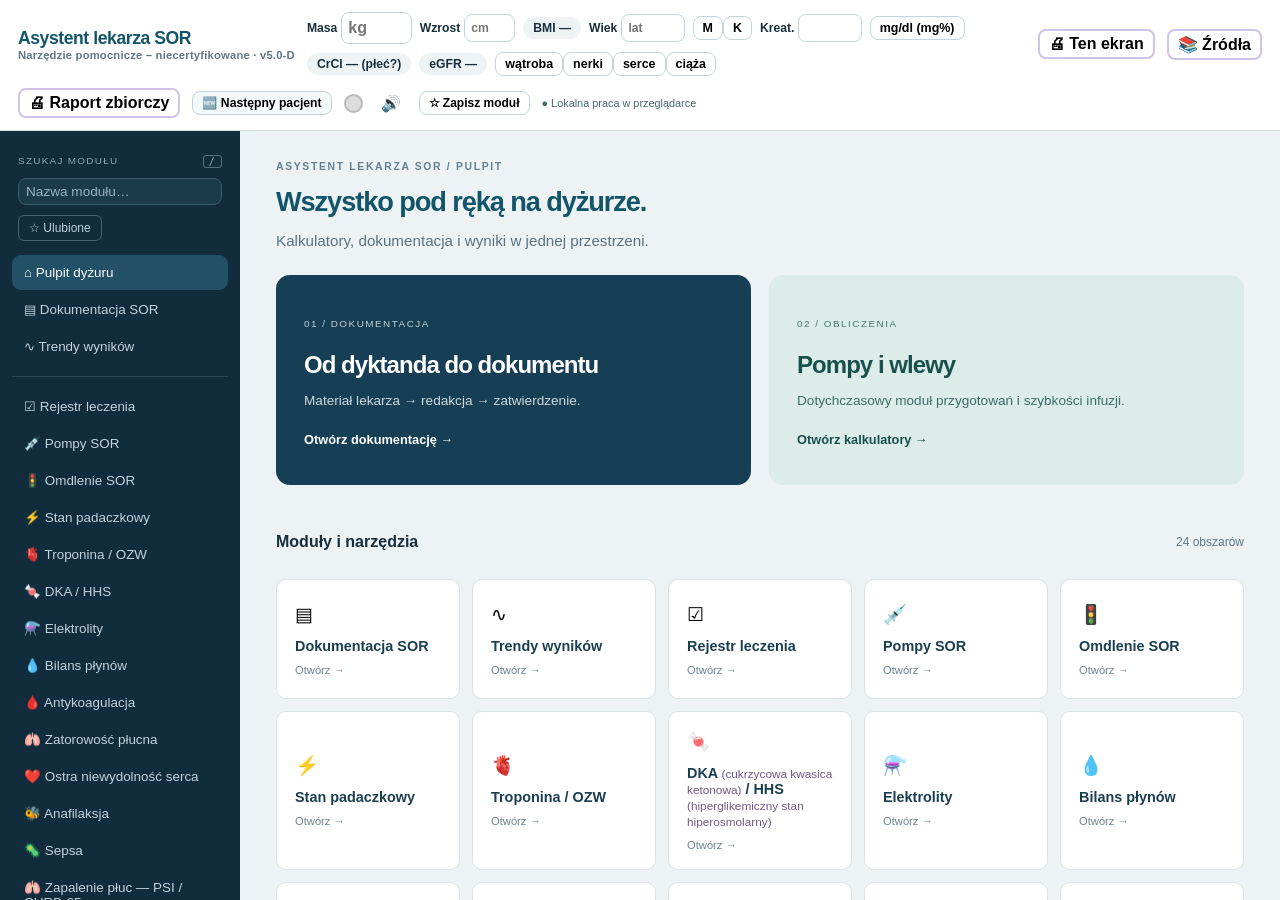
<file: index.html>
<!doctype html><html lang="pl"><head><meta charset="utf-8"><title>Asystent lekarza SOR — narzędzie pomocnicze, niecertyfikowane</title><meta property="og:title" content="Asystent lekarza SOR"><meta property="og:description" content="Narzędzie pomocnicze – niecertyfikowane: kalkulatory, dokumentacja, pompy, bilans płynów i raport do wydruku."><meta property="og:image:width" content="1200"><meta property="og:image:height" content="630"><meta property="og:type" content="website"><meta name="description" content="Kalkulatory dla lekarzy SOR: dawki, pompy, algorytmy, neurologia/udar.">
<meta http-equiv="Content-Security-Policy" content="default-src 'self' 'unsafe-inline' app: file: data:">
<link rel="icon" href="icon.png"><link rel="manifest" href="manifest.webmanifest"><meta name="theme-color" content="#7b3fe4"><meta name="viewport" content="width=device-width,initial-scale=1"><link rel="stylesheet" href="shell.css"></head><body>
<header id="top"><div class="brand">Asystent lekarza SOR <small>Narzędzie pomocnicze – niecertyfikowane · <span id="ver">v5.0-D</span></small></div>
<div id="pbar">
 <label>Masa <input id="pw" inputmode="decimal" placeholder="kg"></label>
 <label>Wzrost <input id="ph" inputmode="decimal" placeholder="cm"></label><span id="pbmi" class="pill" title="BMI = masa [kg] / wzrost² [m²]">BMI —</span>
 <label>Wiek <input id="pa" inputmode="numeric" placeholder="lat"></label>
 <span class="seg" id="psex"><button data-s="m">M</button><button data-s="f">K</button></span>
 <label>Kreat. <input id="pc" inputmode="decimal"></label><button id="pcu" class="tg" title="Jednostki laboratoryjne we wszystkich modułach – kliknij, aby przełączyć">mg/dl</button>
 <span id="pcr" class="pill">CrCl —</span><span id="pgf" class="pill">eGFR —</span>
 <span class="tgs"><button class="tg" data-c="liver">wątroba</button><button class="tg" data-c="renal">nerki</button><button class="tg" data-c="heart">serce</button><button class="tg" data-c="preg">ciąża</button></span>
</div>
<button id="printMod" class="tg" title="Wydrukuj bieżący ekran / moduł (okno druku przeglądarki)">🖨 Ten ekran</button><button id="srcMod" class="tg" title="Źródła danych i otwarte walidacje bieżącego modułu">📚 Źródła</button><button id="printAll" class="tg" title="Raport zbiorczy: dokumentacja, wykonane, pompy, bilans płynów i wszystkie użyte moduły">🖨 Raport zbiorczy</button>
<button id="nextPt" class="tg np" title="Wyczyść dane pacjenta i wszystkie moduły">🆕 Następny pacjent</button><div id="lamp" title="Alarm"></div><button id="mute" title="Wycisz">🔊</button></header>
<div id="wrap"><aside id="sidebar"><div class="nav-tools"><label for="moduleSearch">SZUKAJ MODUŁU <kbd>/</kbd></label><input id="moduleSearch" type="search" placeholder="Nazwa modułu…" autocomplete="off"><button id="favoritesOnly" aria-pressed="false">☆ Ulubione</button><p id="navEmpty" hidden>Brak pasujących modułów.</p></div><nav id="side" aria-label="Moduły aplikacji"></nav><div class="nav-foot">Asystent lekarza SOR<br>Niecertyfikowane · wersja 5.0</div></aside><main id="main"></main></div>
<audio id="siren" src="siren.wav" preload="auto"></audio>
<script src="calc/core.js"></script><script src="gcs.js"></script><script src="calc/units.js"></script><script src="calc/dka.js"></script><script src="calc/dkaB1.js"></script><script src="calc/elyteB1.js"></script><script src="calc/acoagB1.js"></script><script src="calc/pressB1.js"></script><script src="calc/transfB1.js"></script><script src="calc/elyte.js"></script><script src="calc/acoag.js"></script><script src="calc/pe.js"></script><script src="calc/ahf.js"></script><script src="calc/batch3.js"></script><script src="calc/transf.js"></script><script src="calc/neuro.js"></script><script src="calc/clinical.js"></script><script src="data/antybiotyki_renal.js"></script><script src="calc/abxB2.js"></script><script src="calc/mushB2.js"></script><script src="calc/dementiaB2.js"></script><script src="calc/etapC.js"></script>
<link rel="stylesheet" href="advanced.css">
<script src="mods.js"></script><script src="mods2.js"></script><script src="mods3.js"></script><script src="mods4.js"></script><script src="mods5.js"></script><script src="b1-ui.js"></script><script src="b2-ui.js"></script><script src="c-ui.js"></script><script src="gloss.js"></script><script src="treatment-engine.js"></script><script src="treatment-ui.js"></script><script src="clinical-ui.js"></script><script src="workbench.js"></script><script src="done.js"></script><script src="fluid.js"></script><script src="report.js"></script><script src="icd.js"></script><script src="icd-ui.js"></script><script src="shell.js"></script><script src="advanced.js"></script><script src="about.js"></script><script src="upd.js"></script><script>
document.addEventListener('pointerdown',function u(){var a=document.getElementById('siren');try{a.muted=true;var p=a.play();(p&&p.then?p:Promise.resolve()).then(function(){a.pause();a.currentTime=0;a.muted=false}).catch(function(){a.muted=false})}catch(e){}document.removeEventListener('pointerdown',u)},{once:true});</script></body></html>
</file>
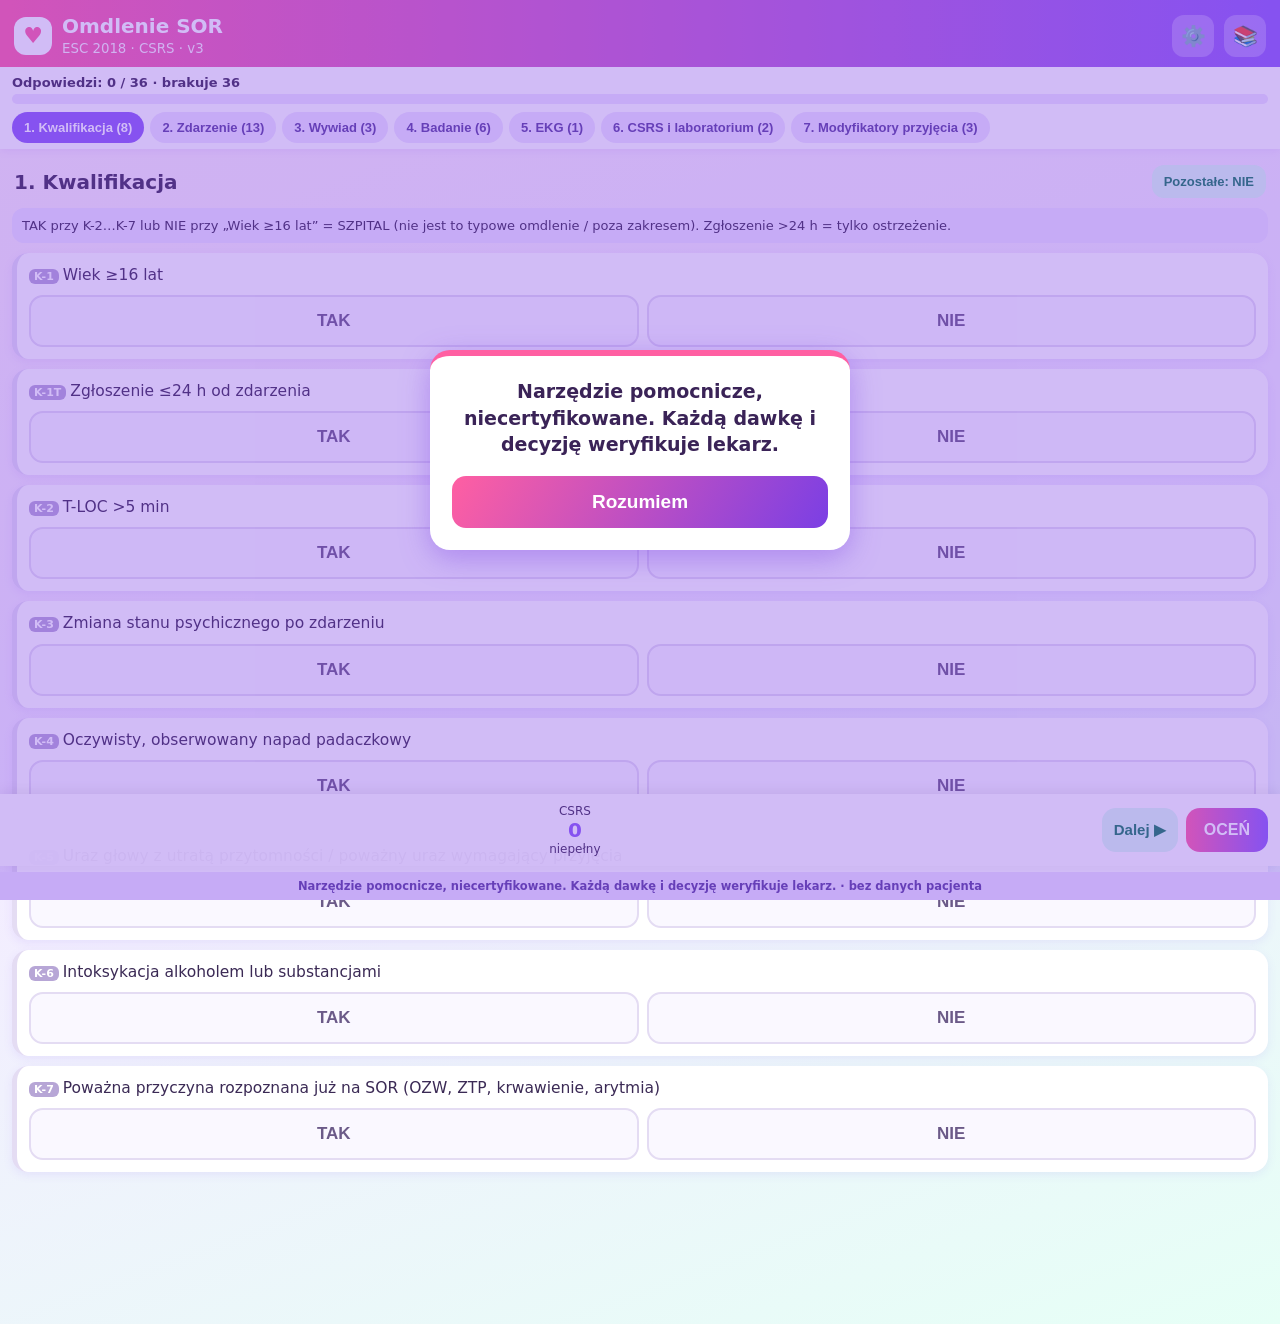
<file: mod/omdlenie/index.html>
<!DOCTYPE html><html lang="pl"><head><meta charset="utf-8">
<meta name="viewport" content="width=device-width,initial-scale=1,viewport-fit=cover">
<title>Omdlenie SOR</title><link rel="stylesheet" href="style.css"></head>
<body><div id="startDisc" role="dialog" aria-modal="true" style="display:none;position:fixed;inset:0;z-index:1000;background:rgba(123,63,228,.35);align-items:center;justify-content:center;padding:20px"><div style="background:#fff;border-radius:20px;padding:22px;max-width:420px;box-shadow:0 8px 30px rgba(123,63,228,.4);border-top:6px solid #ff5fa2;text-align:center;color:#3a2357"><div style="font-size:19px;font-weight:800;line-height:1.4;margin-bottom:18px">Narzędzie pomocnicze, niecertyfikowane. Każdą dawkę i decyzję weryfikuje lekarz.</div><button id="startDiscOk" style="width:100%;padding:15px;font-size:19px;font-weight:800;border:0;border-radius:14px;color:#fff;background:linear-gradient(120deg,#ff5fa2,#7b3fe4)">Rozumiem</button></div></div><script>(function(){var K='discAccepted_v1:'+document.title,d=document.getElementById('startDisc');var ok=false;try{ok=localStorage.getItem(K)==='1'}catch(e){}if(!ok&&window.parent===window)d.style.display='flex';document.getElementById('startDiscOk').onclick=function(){try{localStorage.setItem(K,'1')}catch(e){}d.style.display='none';};})();</script>
<header><div class="logo">♥</div><div class="ht"><h1>Omdlenie SOR</h1><small>ESC 2018 · CSRS · v3</small></div>
<button id="btnSet" class="icon" aria-label="Ustawienia">⚙️</button><button id="btnSrc" class="icon" aria-label="Źródła">📚</button></header>
<div id="prog"><div id="progTxt"></div><div class="track"><div id="progFill"></div></div><nav id="steps"></nav></div>
<main id="form"></main>
<main id="result" hidden></main>
<main id="settings" hidden></main>
<main id="sources" hidden></main>
<div id="bar"><button id="btnPrev" class="ghost">◀</button><div id="live">CSRS <b id="sc">0</b><span id="cat"></span></div>
<button id="btnNext" class="ghost">Dalej ▶</button><button id="btnEval" class="primary">OCEŃ</button></div>
<footer>Narzędzie pomocnicze, niecertyfikowane. Każdą dawkę i decyzję weryfikuje lekarz. · bez danych pacjenta</footer>
<script src="rules.js"></script><script src="engine.js"></script><script src="app.js"></script>
</body></html>
</file>
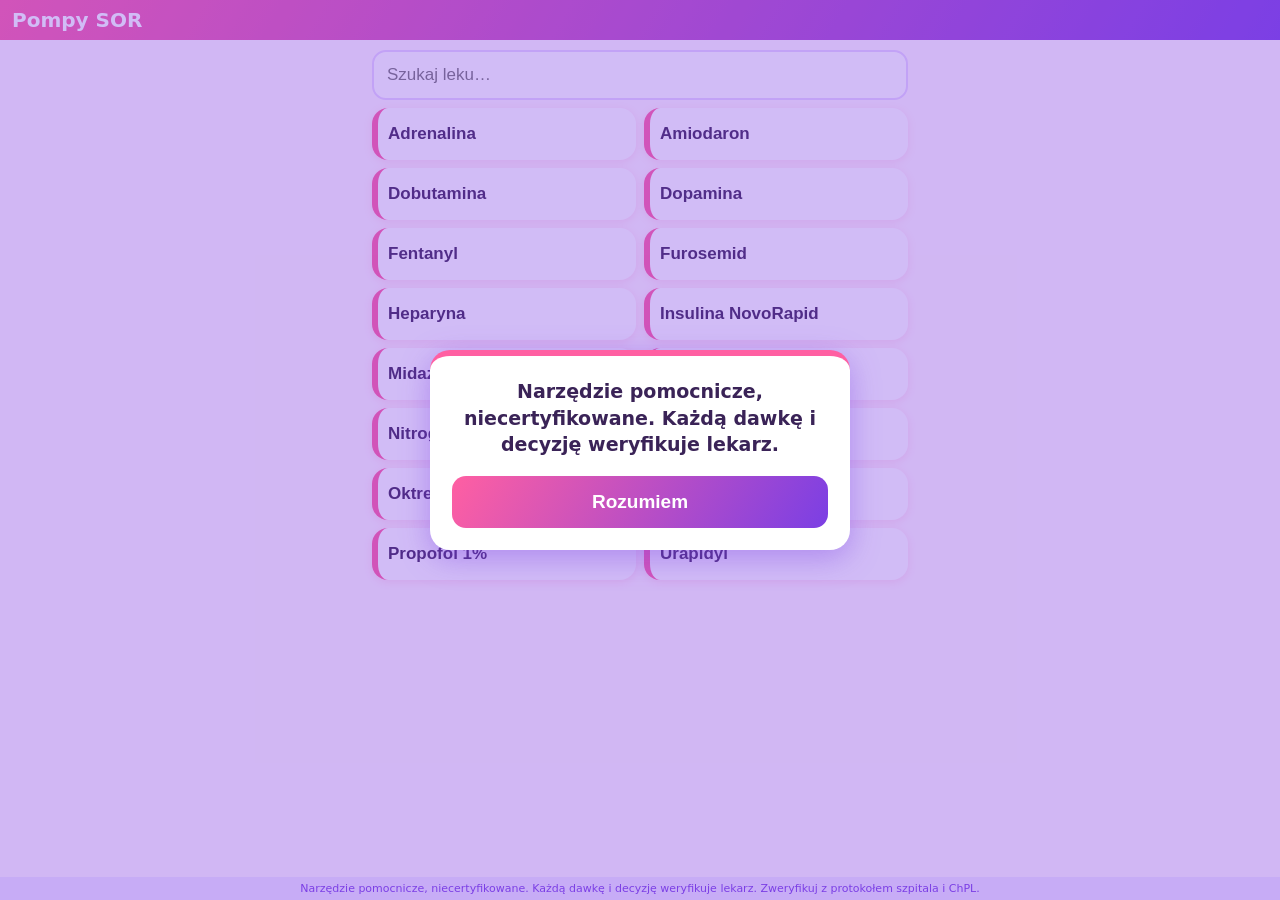
<file: mod/pompy/index.html>
<!doctype html><html lang="pl"><head><meta charset="utf-8"><meta name="viewport" content="width=device-width,initial-scale=1,viewport-fit=cover"><title>Pompy SOR</title><link rel="stylesheet" href="style.css"></head>
<body><div id="startDisc" role="dialog" aria-modal="true" style="display:none;position:fixed;inset:0;z-index:1000;background:rgba(123,63,228,.35);align-items:center;justify-content:center;padding:20px"><div style="background:#fff;border-radius:20px;padding:22px;max-width:420px;box-shadow:0 8px 30px rgba(123,63,228,.4);border-top:6px solid #ff5fa2;text-align:center;color:#3a2357"><div style="font-size:19px;font-weight:800;line-height:1.4;margin-bottom:18px">Narzędzie pomocnicze, niecertyfikowane. Każdą dawkę i decyzję weryfikuje lekarz.</div><button id="startDiscOk" style="width:100%;padding:15px;font-size:19px;font-weight:800;border:0;border-radius:14px;color:#fff;background:linear-gradient(120deg,#ff5fa2,#7b3fe4)">Rozumiem</button></div></div><script>(function(){var K='discAccepted_v1:'+document.title,d=document.getElementById('startDisc');var ok=false;try{ok=localStorage.getItem(K)==='1'}catch(e){}if(!ok&&window.parent===window)d.style.display='flex';document.getElementById('startDiscOk').onclick=function(){try{localStorage.setItem(K,'1')}catch(e){}d.style.display='none';};})();</script><header><button id="back" hidden>‹</button><h1 id="title">Pompy SOR</h1></header><main id="main"></main>
<div class="disc">Narzędzie pomocnicze, niecertyfikowane. Każdą dawkę i decyzję weryfikuje lekarz. Zweryfikuj z protokołem szpitala i ChPL.</div>
<script src="drugs.js"></script><script src="engine.js"></script><script src="app.js"></script></body></html>
</file>
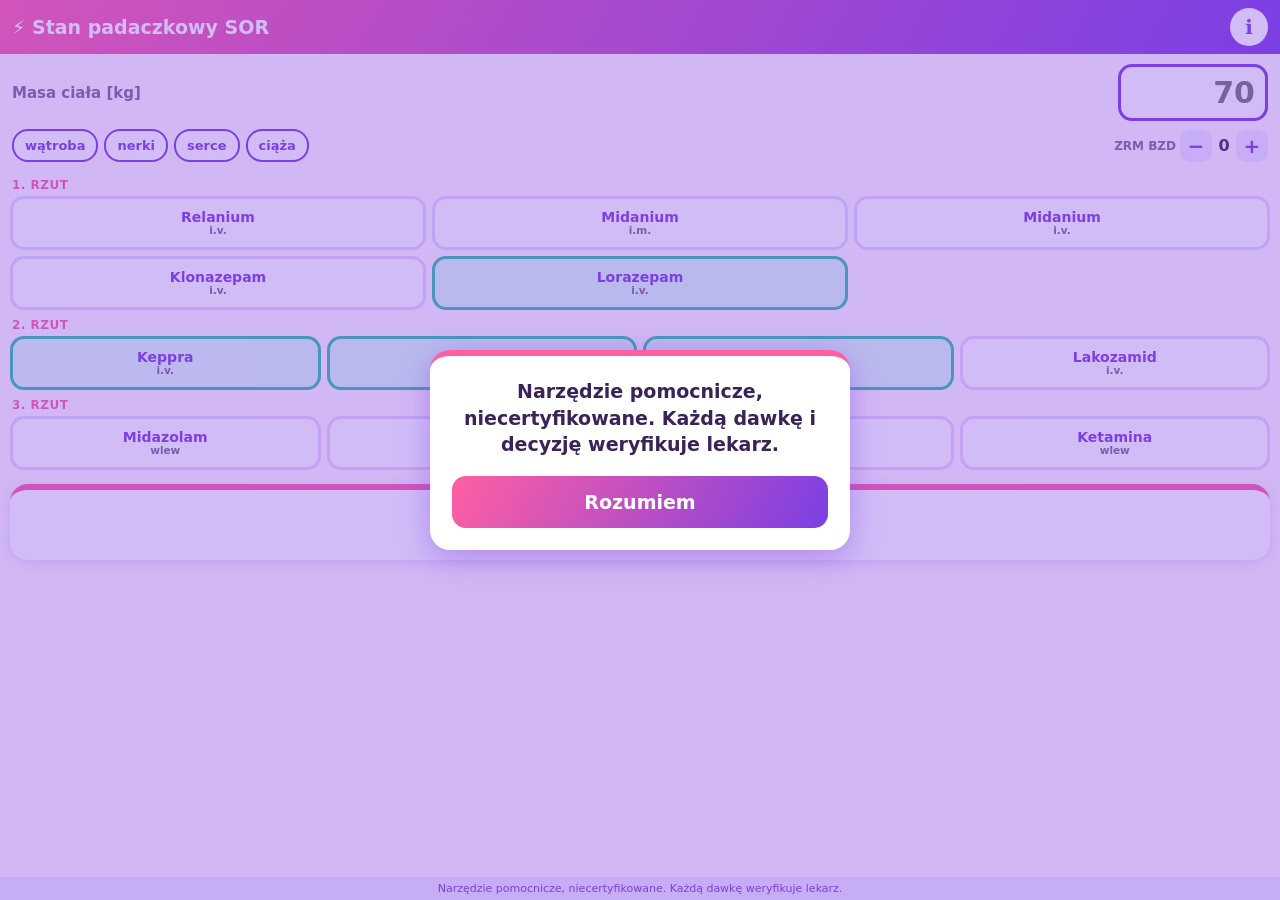
<file: mod/se/index.html>
<!doctype html><html lang="pl"><head><meta charset="utf-8"><meta name="viewport" content="width=device-width,initial-scale=1,viewport-fit=cover"><title>Stan padaczkowy SOR</title><link rel="stylesheet" href="style.css"></head>
<body><div id="startDisc" role="dialog" aria-modal="true" style="display:none;position:fixed;inset:0;z-index:1000;background:rgba(123,63,228,.35);align-items:center;justify-content:center;padding:20px"><div style="background:#fff;border-radius:20px;padding:22px;max-width:420px;box-shadow:0 8px 30px rgba(123,63,228,.4);border-top:6px solid #ff5fa2;text-align:center;color:#3a2357"><div style="font-size:19px;font-weight:800;line-height:1.4;margin-bottom:18px">Narzędzie pomocnicze, niecertyfikowane. Każdą dawkę i decyzję weryfikuje lekarz.</div><button id="startDiscOk" style="width:100%;padding:15px;font-size:19px;font-weight:800;border:0;border-radius:14px;color:#fff;background:linear-gradient(120deg,#ff5fa2,#7b3fe4)">Rozumiem</button></div></div><script>(function(){var K='discAccepted_v1:'+document.title,d=document.getElementById('startDisc');var ok=false;try{ok=localStorage.getItem(K)==='1'}catch(e){}if(!ok&&window.parent===window)d.style.display='flex';document.getElementById('startDiscOk').onclick=function(){try{localStorage.setItem(K,'1')}catch(e){}d.style.display='none';};})();</script>
<header><h1>⚡ Stan padaczkowy SOR</h1><button id="info" class="ib">ℹ</button></header>
<div class="wrow"><label for="w">Masa ciała [kg]</label><input id="w" inputmode="decimal" placeholder="70"></div>
<div class="crow"><button class="tg" data-c="liver">wątroba</button><button class="tg" data-c="renal">nerki</button><button class="tg" data-c="cardiac">serce</button><button class="tg" data-c="preg">ciąża</button><span class="zr">ZRM BZD <button id="zm">−</button><b id="zn">0</b><button id="zp">+</button></span></div>
<div class="crow" id="crr" hidden><label>CLkr [ml/min]</label><input id="crcl" inputmode="decimal" class="sml"></div>
<div id="grid"></div>
<div id="res"></div>
<div id="infoBox" hidden></div>
<div class="disc">Narzędzie pomocnicze, niecertyfikowane. Każdą dawkę weryfikuje lekarz.</div>
<script src="engine.js"></script><script src="app.js"></script></body></html>
</file>
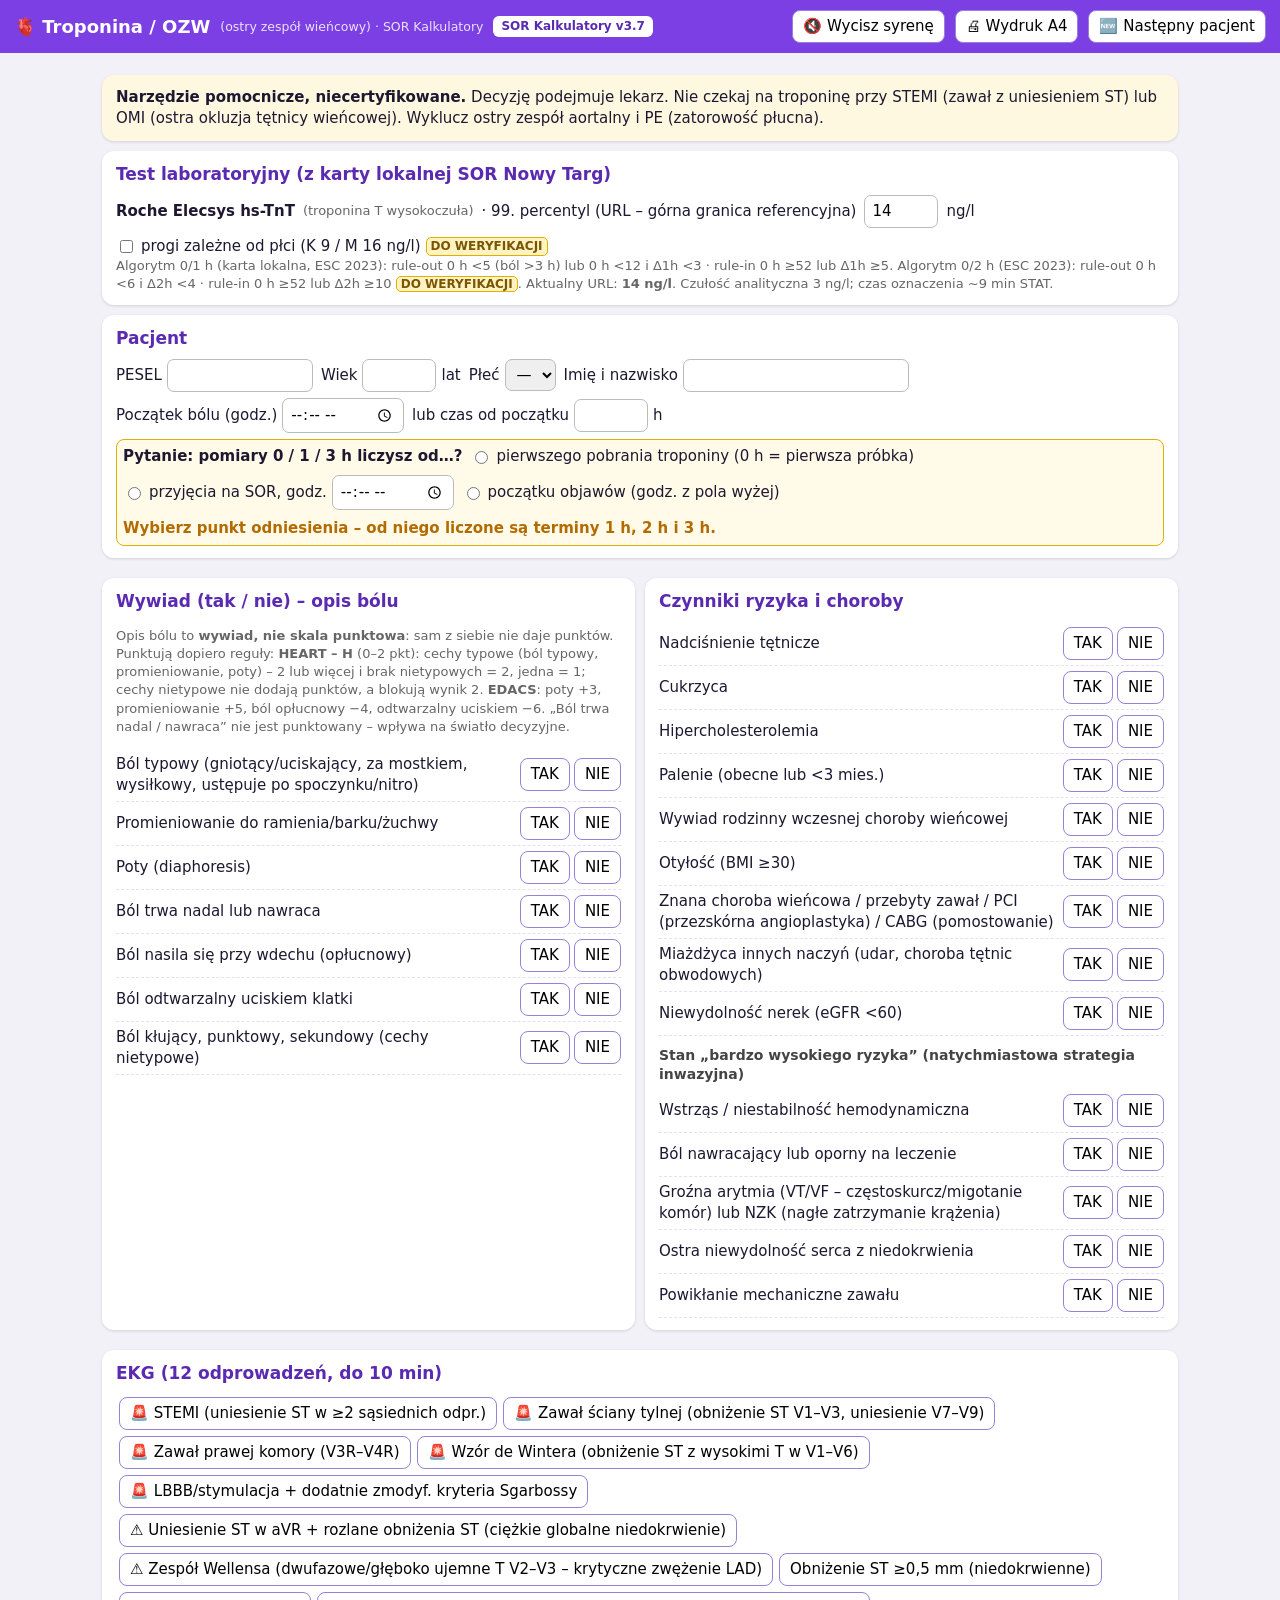
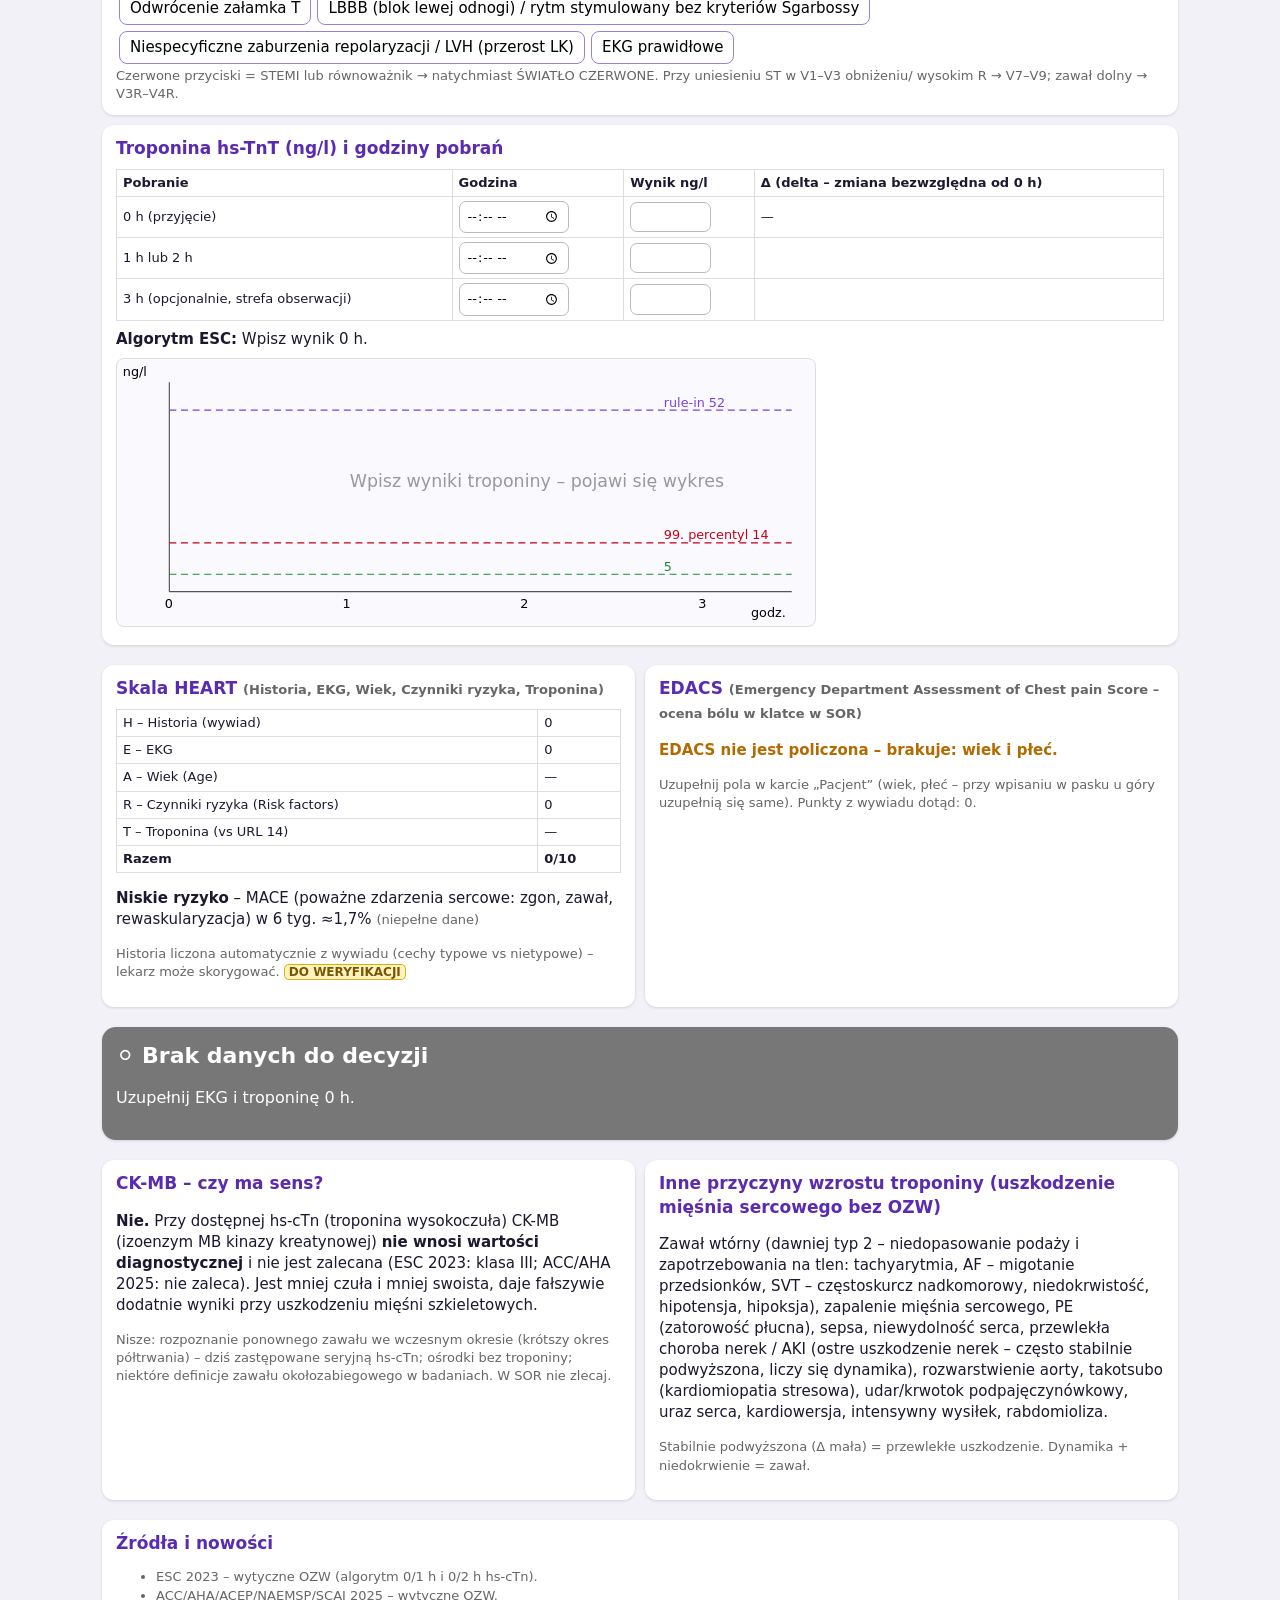
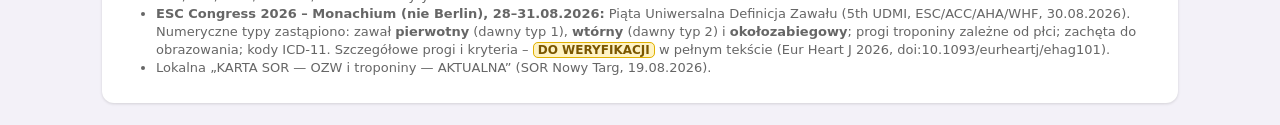
<file: mod/troponina/index.html>
<!doctype html><html lang="pl"><head><meta charset="utf-8"><meta name="viewport" content="width=device-width,initial-scale=1">
<title>Troponina / OZW – podgląd · SOR Kalkulatory</title>
<meta property="og:title" content="Troponina / OZW – moduł podglądowy (SOR Kalkulatory)"><meta property="og:description" content="hs-TnT Roche Elecsys, algorytm ESC 0/1 h i 0/2 h, HEART, EDACS, EKG, światła decyzyjne. Wersja do sprawdzenia.">
<meta property="og:image" content="https://j736107-beep.github.io/sor-kalkulatory/og.png"><meta property="og:type" content="website">
<link rel="icon" href="../../icon.png">
<style>
*{box-sizing:border-box}body{margin:0;font:15px/1.4 system-ui,Segoe UI,Roboto,sans-serif;background:#f3f1f8;color:#1d1830}
header{background:#7b3fe4;color:#fff;padding:10px 14px;display:flex;flex-wrap:wrap;gap:10px;align-items:center;position:sticky;top:0;z-index:5}
header b{font-size:18px}header small{opacity:.85}.prev{background:#ffd23f;color:#000;padding:2px 8px;border-radius:6px;font-weight:700;font-size:12px}
main{max-width:1100px;margin:0 auto;padding:12px}
.card{background:#fff;border-radius:12px;padding:12px 14px;margin:10px 0;box-shadow:0 1px 3px #0002}
h2{margin:0 0 8px;font-size:17px;color:#5a2bb0}h3{margin:10px 0 4px;font-size:14px;color:#444}
.row{display:flex;flex-wrap:wrap;gap:8px;align-items:center}
label{display:inline-flex;gap:5px;align-items:center}input,select{font:inherit;padding:5px 7px;border:1px solid #bbb;border-radius:7px}
.yn{display:flex;justify-content:space-between;align-items:center;gap:8px;padding:5px 0;border-bottom:1px dashed #e4e0ee}
.yn span{flex:1}.yn .b{display:flex;gap:4px}
button{font:inherit;cursor:pointer;border:1px solid #9b80d8;background:#fff;border-radius:8px;padding:5px 10px}
button.on{background:#7b3fe4;color:#fff;border-color:#7b3fe4}button.no.on{background:#666;border-color:#666}
.ecg button{margin:3px}.ecg button.on.st{background:#c4001a;border-color:#c4001a}
.mut{color:#666;font-size:13px}.wer{background:#fff3c4;border:1px solid #e0b000;border-radius:5px;padding:0 4px;font-size:12px;font-weight:700;color:#7a5600}
#light{border-radius:14px;padding:14px;color:#fff;font-size:16px}#light h2{color:#fff;font-size:22px}
.L-red{background:#c4001a}.L-yel{background:#e9a800;color:#000!important}.L-yel h2{color:#000!important}.L-grn{background:#1d8a3a}.L-gry{background:#777}
#flash{position:fixed;inset:0;pointer-events:none;z-index:50;display:none;box-shadow:inset 0 0 0 14px #ff0022}
#flash.on{display:block;animation:fl .5s steps(1) infinite}@keyframes fl{50%{box-shadow:inset 0 0 0 14px transparent}}
table{border-collapse:collapse;width:100%}td,th{border:1px solid #ddd;padding:4px 6px;font-size:13px;text-align:left}
.grid2{display:grid;grid-template-columns:1fr 1fr;gap:10px}@media(max-width:800px){.grid2{grid-template-columns:1fr}}
#pr{display:none}
@media print{body{background:#fff}header,main,#flash{display:none!important}#pr{display:block;font:11.5px/1.35 Arial,sans-serif;color:#000}
#pr h1{font-size:16px;margin:0 0 4px}#pr .box{border:1.5px solid #000;padding:6px;margin:6px 0}#pr td{font-size:11px}@page{size:A4;margin:13mm}}
</style></head><body>
<div id="flash"></div>
<header><b>🫀 Troponina / OZW</b><small>(ostry zespół wieńcowy) · SOR Kalkulatory</small><span class="prev" style="background:#fff;color:#5a2bb0">SOR Kalkulatory v3.7</span>
<span style="flex:1"></span><button id="mute" style="background:#fff" class="sa">🔇 Wycisz syrenę</button><button id="print" style="background:#fff">🖨 Wydruk A4</button><button id="next" style="background:#fff">🆕 Następny pacjent</button></header>
<main>
<div class="card" style="background:#fff8e1"><b>Narzędzie pomocnicze, niecertyfikowane.</b> Decyzję podejmuje lekarz. Nie czekaj na troponinę przy STEMI (zawał z uniesieniem ST) lub OMI (ostra okluzja tętnicy wieńcowej). Wyklucz ostry zespół aortalny i PE (zatorowość płucna).</div>

<div class="card"><h2>Test laboratoryjny (z karty lokalnej SOR Nowy Targ)</h2>
<div class="row"><b>Roche Elecsys hs-TnT</b><span class="mut">(troponina T wysokoczuła)</span> · 99. percentyl (URL – górna granica referencyjna) <input id="url" value="14" size="3"> ng/l
 <label><input type="checkbox" id="sexurl"> progi zależne od płci (K 9 / M 16 ng/l) <span class="wer">DO WERYFIKACJI</span></label></div>
<div class="mut" id="cutinfo"></div></div>

<div class="card"><h2>Pacjent</h2><div class="row">
<label>PESEL <input id="pesel" inputmode="numeric" maxlength="11" size="12"></label>
<label>Wiek <input id="age" inputmode="numeric" size="3"> lat</label>
<label>Płeć <select id="sex"><option value="">—</option><option value="m">M</option><option value="f">K</option></select></label>
<label>Imię i nazwisko <input id="pname" size="22"></label><span id="pinfo" class="mut"></span></div>
<div class="row" style="margin-top:6px"><label>Początek bólu (godz.) <input id="onset" type="time"></label><label>lub czas od początku <input id="onseth" size="3" inputmode="decimal"> h</label><span id="oninfo" class="mut"></span></div>
<div class="row" id="trefrow" style="margin-top:6px;padding:6px;border:1px solid #e0b000;border-radius:8px;background:#fffbe8"><b>Pytanie: pomiary 0 / 1 / 3 h liczysz od…?</b>
<label><input type="radio" name="tref" value="sample"> pierwszego pobrania troponiny (0 h = pierwsza próbka)</label>
<label><input type="radio" name="tref" value="adm"> przyjęcia na SOR, godz. <input id="tadm" type="time"></label>
<label><input type="radio" name="tref" value="onset"> początku objawów (godz. z pola wyżej)</label>
<div id="trefinfo" style="width:100%"></div></div></div>

<div class="grid2">
<div class="card"><h2>Wywiad (tak / nie) – opis bólu</h2><p class="mut">Opis bólu to <b>wywiad, nie skala punktowa</b>: sam z siebie nie daje punktów. Punktują dopiero reguły: <b>HEART – H</b> (0–2 pkt): cechy typowe (ból typowy, promieniowanie, poty) – 2 lub więcej i brak nietypowych = 2, jedna = 1; cechy nietypowe nie dodają punktów, a blokują wynik 2. <b>EDACS</b>: poty +3, promieniowanie +5, ból opłucnowy −4, odtwarzalny uciskiem −6. „Ból trwa nadal / nawraca” nie jest punktowany – wpływa na światło decyzyjne.</p><div id="hist"></div></div>
<div class="card"><h2>Czynniki ryzyka i choroby</h2><div id="rf"></div>
<h3>Stan „bardzo wysokiego ryzyka” (natychmiastowa strategia inwazyjna)</h3><div id="vhr"></div></div>
</div>

<div class="card ecg"><h2>EKG (12 odprowadzeń, do 10 min)</h2><div id="ecg"></div><div class="mut">Czerwone przyciski = STEMI lub równoważnik → natychmiast ŚWIATŁO CZERWONE. Przy uniesieniu ST w V1–V3 obniżeniu/ wysokim R → V7–V9; zawał dolny → V3R–V4R.</div></div>

<div class="card"><h2>Troponina hs-TnT (ng/l) i godziny pobrań</h2>
<table><tr><th>Pobranie</th><th>Godzina</th><th>Wynik ng/l</th><th>Δ (delta – zmiana bezwzględna od 0 h)</th></tr>
<tr><td>0 h (przyjęcie)</td><td><input id="t0" type="time"></td><td><input id="c0" size="5" inputmode="decimal"></td><td>—</td></tr>
<tr><td>1 h lub 2 h</td><td><input id="t1" type="time"></td><td><input id="c1" size="5" inputmode="decimal"></td><td id="d1"></td></tr>
<tr><td>3 h (opcjonalnie, strefa obserwacji)</td><td><input id="t3" type="time"></td><td><input id="c3" size="5" inputmode="decimal"></td><td id="d3"></td></tr></table>
<div id="alg" style="margin-top:8px"></div>
<svg id="chart" viewBox="0 0 600 230" style="width:100%;max-width:700px;background:#fafafe;border:1px solid #ddd;border-radius:8px;margin-top:8px"></svg></div>

<div class="grid2">
<div class="card"><h2>Skala HEART <span class="mut">(Historia, EKG, Wiek, Czynniki ryzyka, Troponina)</span></h2><div id="heart"></div></div>
<div class="card"><h2>EDACS <span class="mut">(Emergency Department Assessment of Chest pain Score – ocena bólu w klatce w SOR)</span></h2><div id="edacs"></div></div>
</div>

<div class="card L-red" id="hosp" hidden></div>
<div class="card" id="light"></div>

<div class="grid2">
<div class="card"><h2>CK-MB – czy ma sens?</h2><p><b>Nie.</b> Przy dostępnej hs-cTn (troponina wysokoczuła) CK-MB (izoenzym MB kinazy kreatynowej) <b>nie wnosi wartości diagnostycznej</b> i nie jest zalecana (ESC 2023: klasa III; ACC/AHA 2025: nie zaleca). Jest mniej czuła i mniej swoista, daje fałszywie dodatnie wyniki przy uszkodzeniu mięśni szkieletowych.</p>
<p class="mut">Nisze: rozpoznanie ponownego zawału we wczesnym okresie (krótszy okres półtrwania) – dziś zastępowane seryjną hs-cTn; ośrodki bez troponiny; niektóre definicje zawału okołozabiegowego w badaniach. W SOR nie zlecaj.</p></div>
<div class="card"><h2>Inne przyczyny wzrostu troponiny (uszkodzenie mięśnia sercowego bez OZW)</h2>
<p>Zawał wtórny (dawniej typ 2 – niedopasowanie podaży i zapotrzebowania na tlen: tachyarytmia, AF – migotanie przedsionków, SVT – częstoskurcz nadkomorowy, niedokrwistość, hipotensja, hipoksja), zapalenie mięśnia sercowego, PE (zatorowość płucna), sepsa, niewydolność serca, przewlekła choroba nerek / AKI (ostre uszkodzenie nerek – często stabilnie podwyższona, liczy się dynamika), rozwarstwienie aorty, takotsubo (kardiomiopatia stresowa), udar/krwotok podpajęczynówkowy, uraz serca, kardiowersja, intensywny wysiłek, rabdomioliza.</p>
<p class="mut">Stabilnie podwyższona (Δ mała) = przewlekłe uszkodzenie. Dynamika + niedokrwienie = zawał.</p></div></div>

<div class="card"><h2>Źródła i nowości</h2><ul class="mut">
<li>ESC 2023 – wytyczne OZW (algorytm 0/1 h i 0/2 h hs-cTn).</li><li>ACC/AHA/ACEP/NAEMSP/SCAI 2025 – wytyczne OZW.</li>
<li><b>ESC Congress 2026 – Monachium (nie Berlin), 28–31.08.2026:</b> Piąta Uniwersalna Definicja Zawału (5th UDMI, ESC/ACC/AHA/WHF, 30.08.2026). Numeryczne typy zastąpiono: zawał <b>pierwotny</b> (dawny typ 1), <b>wtórny</b> (dawny typ 2) i <b>okołozabiegowy</b>; progi troponiny zależne od płci; zachęta do obrazowania; kody ICD-11. Szczegółowe progi i kryteria – <span class="wer">DO WERYFIKACJI</span> w pełnym tekście (Eur Heart J 2026, doi:10.1093/eurheartj/ehag101).</li>
<li>Lokalna „KARTA SOR — OZW i troponiny — AKTUALNA” (SOR Nowy Targ, 19.08.2026).</li></ul></div>
</main>
<div id="pr"></div>
<script src="../../calc/trop.js"></script>
<script>
const T=SK.trop;
const $=id=>document.getElementById(id);const S={h:{},r:{},v:{},e:{}};
const HIST=[['typ','Ból typowy (gniotący/uciskający, za mostkiem, wysiłkowy, ustępuje po spoczynku/nitro)'],['rad','Promieniowanie do ramienia/barku/żuchwy'],['diaph','Poty (diaphoresis)'],['ongo','Ból trwa nadal lub nawraca'],['insp','Ból nasila się przy wdechu (opłucnowy)'],['palp','Ból odtwarzalny uciskiem klatki'],['atyp','Ból kłujący, punktowy, sekundowy (cechy nietypowe)']];
const RF=[['htn','Nadciśnienie tętnicze'],['dm','Cukrzyca'],['lip','Hipercholesterolemia'],['smk','Palenie (obecne lub &lt;3 mies.)'],['fam','Wywiad rodzinny wczesnej choroby wieńcowej'],['obes','Otyłość (BMI ≥30)'],['cad','Znana choroba wieńcowa / przebyty zawał / PCI (przezskórna angioplastyka) / CABG (pomostowanie)'],['pad','Miażdżyca innych naczyń (udar, choroba tętnic obwodowych)'],['ckd','Niewydolność nerek (eGFR &lt;60)']];
const VHR=[['shock','Wstrząs / niestabilność hemodynamiczna'],['refr','Ból nawracający lub oporny na leczenie'],['arr','Groźna arytmia (VT/VF – częstoskurcz/migotanie komór) lub NZK (nagłe zatrzymanie krążenia)'],['ahf','Ostra niewydolność serca z niedokrwienia'],['mech','Powikłanie mechaniczne zawału']];
const ECG=[['stemi','STEMI (uniesienie ST w ≥2 sąsiednich odpr.)',1],['post','Zawał ściany tylnej (obniżenie ST V1–V3, uniesienie V7–V9)',1],['rv','Zawał prawej komory (V3R–V4R)',1],['dew','Wzór de Wintera (obniżenie ST z wysokimi T w V1–V6)',1],['sgar','LBBB/stymulacja + dodatnie zmodyf. kryteria Sgarbossy',1],
['avr','Uniesienie ST w aVR + rozlane obniżenia ST (ciężkie globalne niedokrwienie)',2],['well','Zespół Wellensa (dwufazowe/głęboko ujemne T V2–V3 – krytyczne zwężenie LAD)',2],
['std','Obniżenie ST ≥0,5 mm (niedokrwienne)',0],['ti','Odwrócenie załamka T',0],['lbbb','LBBB (blok lewej odnogi) / rytm stymulowany bez kryteriów Sgarbossy',0],['nonsp','Niespecyficzne zaburzenia repolaryzacji / LVH (przerost LK)',0],['norm','EKG prawidłowe',0]];
function yn(box,list,st){$(box).innerHTML=list.map(([k,t])=>`<div class="yn"><span>${t}</span><div class="b"><button data-k="${k}" data-v="1">TAK</button><button class="no" data-k="${k}" data-v="0">NIE</button></div></div>`).join('');
 $(box).onclick=e=>{const b=e.target.closest('button');if(!b)return;const k=b.dataset.k,v=+b.dataset.v;st[k]=st[k]===v?undefined:v;draw()}}
yn('hist',HIST,S.h);yn('rf',RF,S.r);yn('vhr',VHR,S.v);
$('ecg').innerHTML=ECG.map(([k,t,c])=>`<button data-k="${k}" class="${c?'st':''}">${c===1?'🚨 ':c===2?'⚠️ ':''}${t}</button>`).join('');
$('ecg').onclick=e=>{const b=e.target.closest('button');if(!b)return;const k=b.dataset.k;S.e[k]=!S.e[k];if(k==='norm'&&S.e.norm)for(const x in S.e)if(x!=='norm')S.e[x]=false;if(k!=='norm'&&S.e[k])S.e.norm=false;draw()};
const num=id=>{const v=$(id).value.replace(',','.').trim();return v===''?null:+v};
const tmin=id=>{const v=$(id).value;if(!v)return null;const[h,m]=v.split(':');return +h*60+ +m};
function pesel(p){if(!/^\d{11}$/.test(p))return null;const w=[1,3,7,9,1,3,7,9,1,3];let s=0;for(let i=0;i<10;i++)s+=w[i]*p[i];if((10-s%10)%10!=+p[10])return{ok:false};
 let y=+p.slice(0,2),m=+p.slice(2,4),d=+p.slice(4,6),c=1900;if(m>80){c=1800;m-=80}else if(m>60){c=2200;m-=60}else if(m>40){c=2100;m-=40}else if(m>20){c=2000;m-=20}y+=c;
 const b=new Date(y,m-1,d),n=new Date();let a=n.getFullYear()-y;if(n.getMonth()<m-1||(n.getMonth()==m-1&&n.getDate()<d))a--;return{ok:true,age:a,sex:+p[9]%2?'m':'f',birth:`${String(d).padStart(2,'0')}.${String(m).padStart(2,'0')}.${y}`}}
$('pesel').oninput=()=>{const r=pesel($('pesel').value.trim());if(r&&r.ok){$('age').value=r.age;$('sex').value=r.sex;$('pinfo').textContent='ur. '+r.birth}else $('pinfo').textContent=r?'⚠️ błędna suma kontrolna PESEL':'';draw()};
document.querySelectorAll('input,select').forEach(i=>{if(i.id!=='pesel')i.addEventListener('input',draw)});document.querySelectorAll('input[name=tref]').forEach(r=>r.addEventListener('change',draw));
function urlv(){const sx=$('sex').value;if($('sexurl').checked&&sx)return sx==='f'?9:16;return num('url')||14}
// --- siren ---
let AC=null,osc=null,muted=false,sirenOn=false,sweep=null;
function siren(on){if(window.parent!==window)return;if(on&&!muted){if(sirenOn)return;try{AC=AC||new (window.AudioContext||window.webkitAudioContext)();AC.resume();osc=AC.createOscillator();const g=AC.createGain();g.gain.value=.18;osc.type='sawtooth';osc.connect(g).connect(AC.destination);osc.start();let up=true;sweep=setInterval(()=>{osc.frequency.setTargetAtTime(up?1300:650,AC.currentTime,.12);up=!up},450);sirenOn=true}catch(e){}}
 else if(sirenOn){try{clearInterval(sweep);osc.stop()}catch(e){}sirenOn=false}}
$('mute').onclick=()=>{muted=!muted;$('mute').textContent=muted?'🔊 Włącz syrenę':'🔇 Wycisz syrenę';draw()};
function onsetH(){const h=num('onseth');if(h!=null)return h;const o=tmin('onset'),t=tmin('t0');if(o==null)return null;let ref=t!=null?t:(new Date().getHours()*60+new Date().getMinutes());let d=ref-o;if(d<0)d+=1440;return d/60}
function inputs(){const t0=tmin('t0'),t1=tmin('t1');return{c0:num('c0'),c1:num('c1'),c3:num('c3'),oh:onsetH(),url:urlv(),dt:(t0!=null&&t1!=null)?((t1-t0+1440)%1440):null,h:S.h,r:S.r,e:S.e,v:S.v,age:num('age'),sex:$('sex').value,trops:[num('c0'),num('c1'),num('c3')]}}
function edacsPart(){const a=num('age');if(a==null)return null;return T.edacs({...inputs(),sex:'f'})}
function edMissing(part){const miss=[num('age')==null?'wiek':null,!$('sex').value?'płeć':null].filter(Boolean);const h=S.h;const hp=(h.diaph===1?3:0)+(h.rad===1?5:0)+(h.insp===1?-4:0)+(h.palp===1?-6:0);
 return `<p><b style="color:#b36b00">EDACS nie jest policzona – brakuje: ${miss.join(' i ')}.</b></p><p class="mut">Uzupełnij pola w karcie „Pacjent” (wiek, płeć – przy wpisaniu w pasku u góry uzupełnią się same).${part!=null?` Dotychczas: <b>co najmniej ${part} pkt</b> (bez +6 dla mężczyzny).`:` Punkty z wywiadu dotąd: ${hp>0?'+':''}${hp}.`}</p>`}
function algo(){return T.algo(inputs())}function heart(){return T.heart(inputs())}function edacs(){return T.edacs(inputs())}
function chart(){const P=[['0 h',tmin('t0'),num('c0')],['2.',tmin('t1'),num('c1')],['3 h',tmin('t3'),num('c3')]];const t0=P[0][1];const pts=P.map((p,i)=>({l:p[0],x:p[2]==null?null:(t0!=null&&p[1]!=null?((p[1]-t0+1440)%1440)/60:[0,1,3][i]),y:p[2]})).filter(p=>p.y!=null&&p.x!=null);
 const U=urlv(),ym=Math.max(60,U*1.3,...pts.map(p=>p.y*1.15)),xm=Math.max(3.5,...pts.map(p=>p.x+.5));const X=x=>45+x/xm*535,Y=y=>200-y/ym*180;
 let s=`<line x1="45" y1="200" x2="580" y2="200" stroke="#555"/><line x1="45" y1="20" x2="45" y2="200" stroke="#555"/><text x="5" y="15" font-size="11">ng/l</text><text x="545" y="222" font-size="11">godz.</text>`;
 for(let h=0;h<=xm;h++)s+=`<text x="${X(h)-4}" y="214" font-size="11">${h}</text>`;
 [[U,'#c4001a',`99. percentyl ${U}`],[52,'#7b3fe4','rule-in 52'],[5,'#1d8a3a','5']].forEach(([v,c,t])=>{if(v<ym)s+=`<line x1="45" x2="580" y1="${Y(v)}" y2="${Y(v)}" stroke="${c}" stroke-dasharray="6 4"/><text x="${X(xm)-110}" y="${Y(v)-3}" font-size="11" fill="${c}">${t}</text>`});
 if(pts.length>1)s+=`<polyline fill="none" stroke="#222" stroke-width="2.5" points="${pts.map(p=>X(p.x)+','+Y(p.y)).join(' ')}"/>`;
 pts.forEach(p=>s+=`<circle cx="${X(p.x)}" cy="${Y(p.y)}" r="5" fill="${p.y>U?'#c4001a':'#1d8a3a'}"/><text x="${X(p.x)+7}" y="${Y(p.y)-7}" font-size="12" font-weight="700">${p.y}</text>`);
 if(!pts.length)s+=`<text x="200" y="110" fill="#999">Wpisz wyniki troponiny – pojawi się wykres</text>`;$('chart').innerHTML=s}
const TREF={sample:'pierwszego pobrania troponiny',adm:'przyjęcia na SOR',onset:'początku objawów'};
function tref(){const r=document.querySelector('input[name=tref]:checked');return r?r.value:null}
function anchor(k){if(k==='sample')return tmin('t0');if(k==='adm')return tmin('tadm');if(k==='onset'){const o=tmin('onset');if(o!=null)return o;const h=num('onseth');if(h!=null){const n=new Date();return ((n.getHours()*60+n.getMinutes()-Math.round(h*60))%1440+1440)%1440}}return null}
function trefInfo(){const k=tref();if(!k)return {html:'<b style="color:#b36b00">Wybierz punkt odniesienia – od niego liczone są terminy 1 h, 2 h i 3 h.</b>',t3:null,k:null};
 const A=anchor(k);if(A==null)return {html:`Punkt odniesienia: <b>${TREF[k]}</b> – ${k==='adm'?'wpisz godzinę przyjęcia.':k==='onset'?'wpisz godzinę początku objawów (pole wyżej).':'wpisz godzinę pobrania 0 h w tabeli troponin.'}`,t3:null,k};
 const t0=tmin('t0');let h=`Punkt odniesienia: <b>${TREF[k]}</b> (godz. ${hm(A)}). Kolejne próbki: <b>1 h → ${hm(A+60)}</b>, <b>2 h → ${hm(A+120)}</b>, <b>3 h → ${hm(A+180)}</b>.`;
 if(k!=='sample'&&t0!=null){const lag=((t0-A+1440)%1440)/60;h+=`<br>Pierwsza próbka pobrana ${lag.toFixed(1)} h ${k==='adm'?'po przyjęciu na SOR':'po początku objawów'}; termin 3 h wg tej definicji przypada ${(((A+180-t0)%1440+1440)%1440/60).toFixed(1)} h po pierwszej próbce.`}
 h+='<br><span class="mut">Algorytmy 0/1 h i 0/2 h liczą odstęp od pierwszego pobrania (z godzin w tabeli). Odstęp od początku objawów rozstrzyga wyłącznie o regule „>3 h od bólu”.</span>';
 return {html:h,t3:hm(A+180),k}}
const HOSP='Hospitalizacja – bezwzględnie konsultacja kardiologa (nie kierować do poradni)';
let LAST={};
function draw(){document.querySelectorAll('[data-k][data-v]').forEach(b=>{const st=b.closest('#hist')?S.h:b.closest('#rf')?S.r:S.v;b.classList.toggle('on',st[b.dataset.k]===+b.dataset.v)});
 document.querySelectorAll('#ecg button').forEach(b=>b.classList.toggle('on',!!S.e[b.dataset.k]));
 const U=urlv();$('cutinfo').innerHTML=`Algorytm 0/1 h (karta lokalna, ESC 2023): rule-out 0 h &lt;5 (ból &gt;3 h) lub 0 h &lt;12 i Δ1h &lt;3 · rule-in 0 h ≥52 lub Δ1h ≥5. Algorytm 0/2 h (ESC 2023): rule-out 0 h &lt;6 i Δ2h &lt;4 · rule-in 0 h ≥52 lub Δ2h ≥10 <span class="wer">DO WERYFIKACJI</span>. Aktualny URL: <b>${U} ng/l</b>. Czułość analityczna 3 ng/l; czas oznaczenia ~9 min STAT.`;
 const TI=trefInfo();$('trefinfo').innerHTML=TI.html;const oh=onsetH();$('oninfo').innerHTML=oh==null?'':oh<=3?`<b style="color:#c4001a">${oh.toFixed(1)} h od początku – za wcześnie na wykluczenie jednym wynikiem → konieczna 2. próbka</b>`:`${oh.toFixed(1)} h od początku bólu`;
 const c0=num('c0'),c1=num('c1'),c3=num('c3');$('d1').textContent=c0!=null&&c1!=null?(c1-c0>=0?'+':'')+(c1-c0).toFixed(1):'';$('d3').textContent=c0!=null&&c3!=null?(c3-c0>=0?'+':'')+(c3-c0).toFixed(1):'';
 const a=algo();$('alg').innerHTML='<b>Algorytm ESC:</b> '+a.txt;chart();
 const H=heart();const mace=H.tot<=3?'≈1,7%':H.tot<=6?'≈12–17%':'≈50–65%';
 $('heart').innerHTML=`<table><tr><td>H – Historia (wywiad)</td><td>${H.H}</td></tr><tr><td>E – EKG</td><td>${H.E}</td></tr><tr><td>A – Wiek (Age)</td><td>${H.A??'—'}</td></tr><tr><td>R – Czynniki ryzyka (Risk factors)</td><td>${H.R}</td></tr><tr><td>T – Troponina (vs URL ${U})</td><td>${H.T??'—'}</td></tr><tr><th>Razem</th><th>${H.tot}/10</th></tr></table>
 <p><b>${H.tot<=3?'Niskie':H.tot<=6?'Pośrednie':'Wysokie'} ryzyko</b> – MACE (poważne zdarzenia sercowe: zgon, zawał, rewaskularyzacja) w 6 tyg. ${mace}${H.done?'':' <span class="mut">(niepełne dane)</span>'}</p><p class="mut">Historia liczona automatycznie z wywiadu (cechy typowe vs nietypowe) – lekarz może skorygować. <span class="wer">DO WERYFIKACJI</span></p>`;
 const ed=edacs();const edP=edacsPart();$('edacs').innerHTML=ed==null?edMissing(edP):`<p>EDACS = <b>${ed}</b> pkt → ${ed<16?'<b>niskie ryzyko</b> (&lt;16; z EKG bez nowego niedokrwienia i ujemną troponiną 0/2 h → EDACS-ADP: wypis)':'<b>nie niskie</b> (≥16)'}.</p><p class="mut">Punkty: wiek, płeć M +6, wiek ≤50 z ChW lub ≥3 czynn. ryzyka +4, poty +3, promieniowanie +5, ból przy wdechu −4, ból przy ucisku −6.</p>`;
 const hospReasons=[];if(H.tot>=4)hospReasons.push('HEART '+H.tot+'/10 (≥4)');const edv=ed!=null?ed:edP;if(edv!=null&&edv>=16)hospReasons.push('EDACS '+(ed==null?'co najmniej ':'')+edv+' (≥16)');
 const hb=$('hosp');hb.hidden=!hospReasons.length;hb.classList.toggle('on',!!hospReasons.length);hb.innerHTML=hospReasons.length?`<h2>🔴 ${HOSP}</h2><p>Przekroczony próg hospitalizacji: ${hospReasons.join('; ')}.</p>`:'';
 const LL=T.light(inputs(),a);let L=LL.L,why=LL.why;const stemi=LL.stemi,vhr=LL.vhr;
 const box=$('light');box.className='card L-'+L;let html='';
 if(L==='red')html=`<h2>🔴 ŚWIATŁO CZERWONE – PILNA KONSULTACJA KARDIOLOGICZNA</h2><p>${why.join('<br>')}</p><ul><li><b>Bezzwłocznie</b> konsultacja kardiologiczna / kontakt z pracownią hemodynamiki${stemi?' – <b>pierwotna PCI ≤120 min</b> od rozpoznania; jeśli niemożliwa i objawy ≤12 h – fibrynoliza':''}${vhr?' – natychmiastowa koronarografia (&lt;2 h)':''}.</li><li>Monitor EKG, defibrylator w gotowości, dostęp i.v., EKG co 15–30 min przy trwających objawach.</li><li>Leczenie wg karty OZW: ASA (kwas acetylosalicylowy) 150–300 mg (po wykluczeniu rozwarstwienia aorty i krwawienia), nitrogliceryna przy bólu i SBP ≥90, tlen tylko przy SpO₂ &lt;90%, antykoagulacja; P2Y12 – po uzgodnieniu z kardiologiem (bez rutynowego pretreatment w NSTE-ACS).</li><li>Rozważ przyczyny nie-wieńcowe (zawał wtórny, zapalenie mięśnia sercowego, PE).</li></ul>`;
 else if(L==='yel')html=`<h2>🟡 ŚWIATŁO ŻÓŁTE – OBSERWACJA W SOR</h2><p>${why.join('<br>')}</p><ul><li>Monitor EKG ciągły, parametry co 30–60 min, ocena bólu.</li><li><b>EKG</b> natychmiast przy nawrocie bólu, rutynowo przy kolejnej troponinie; porównaj z wyjściowym.</li><li><b>hs-TnT w 3 h</b> ${TI.k?`liczone od ${TREF[TI.k]}${TI.t3?` – <b>ok. godz. ${TI.t3}</b>`:' – uzupełnij godzinę'}`:'– <b>wybierz, od czego liczysz 0/1/3 h</b> (pole powyżej)'}${a.k==='wait'?' (najpierw próbka 1 h / 2 h)':''}.</li><li>Echo / POCUS (ocena przyłóżkowa) – zaburzenia kurczliwości, płyn, prawa komora; rozważ CCTA (tomografia tętnic wieńcowych) lub D-dimery/angio-TK przy podejrzeniu PE/aorty.</li><li><b>Do kiedy:</b> do zakończenia oznaczenia 3 h i ponownej oceny (zwykle 3–6 h od przyjęcia). Następnie przypisz: dynamika/rule-in/nawrót bólu → CZERWONE; brak dynamiki, EKG bez niedokrwienia, ból ustąpił, HEART ≤3 → ZIELONE; stabilnie podwyższona bez dynamiki → szukaj przyczyny pozasercowej, konsultacja.</li></ul>`;
 else if(L==='grn'){const ref=T.referral(H,ed,S.r);html=`<h2>🟢 ŚWIATŁO ZIELONE – MOŻLIWY WYPIS Z SOR</h2><p>${why.join('<br>')}. HEART ${H.tot} pkt.</p><ul><li>Przed wypisem: ból ustąpił, parametry stabilne, kontrolne EKG bez zmian, wykluczone inne stany zagrożenia (aorta, PE, odma, zapalenie osierdzia).</li>
 <li>${hospReasons.length?`<b style="color:#c4001a">${HOSP}.</b> (${hospReasons.join('; ')})`:ref?`<b>SKIEROWANIE DO PORADNI KARDIOLOGICZNEJ – TAK</b> (znana ChW): ambulatoryjnie test nieinwazyjny – CCTA (tomografia tętnic wieńcowych) lub test obciążeniowy z obrazowaniem, w ciągu ok. 2 tyg. <span class="wer">DO WERYFIKACJI termin</span>`:`<b>Skierowanie do poradni kardiologicznej – NIE jest konieczne</b> (niskie ryzyko: HEART ≤3). Kontrola u lekarza POZ, modyfikacja czynników ryzyka; rutynowa próba wysiłkowa niepotrzebna.`}</li>
 <li>Pouczenie: natychmiastowy powrót / 112 przy nawrocie bólu, duszności, omdleniu, kołataniu serca.</li></ul>`}
 else html=`<h2>⚪ Brak danych do decyzji</h2><p>Uzupełnij EKG i troponinę 0 h.</p>`;
 box.innerHTML=html;$('flash').classList.toggle('on',L==='red');siren(L==='red');LAST={L,why,a,H,ed,html,hosp:hospReasons.length?HOSP+' ('+hospReasons.join('; ')+')':'',tref:TI.k?TREF[TI.k]:'nie wybrano'};
}
function hm(m){m=(m+1440)%1440;return String(Math.floor(m/60)).padStart(2,'0')+':'+String(m%60).padStart(2,'0')}
$('next').onclick=()=>{if(!confirm('Wyczyścić dane i zacząć następnego pacjenta?'))return;document.querySelectorAll('main input').forEach(i=>{if(i.id==='url')return;if(i.type==='checkbox'||i.type==='radio')i.checked=false;else i.value=''});$('sex').value='';[S.h,S.r,S.v,S.e].forEach(o=>{for(const k in o)delete o[k]});$('pinfo').textContent='';draw();scrollTo(0,0)};
$('print').onclick=()=>{const p=LAST,lab={red:'CZERWONE – pilna konsultacja kardiologiczna',yel:'ŻÓŁTE – obserwacja w SOR',grn:'ZIELONE – możliwy wypis',gry:'brak decyzji'};const yes=(L,st)=>L.filter(([k])=>st[k]===1).map(x=>x[1]).join('; ')||'—';
 $('pr').innerHTML=`<h1>Protokół – podejrzenie OZW (ostry zespół wieńcowy) · SOR</h1><div>SOR Kalkulatory · wydruk ${new Date().toLocaleString('pl-PL')}</div>
 <div class="box"><b>Pacjent:</b> ${$('pname').value||'......................................'} · PESEL ${$('pesel').value||'..................'} · wiek ${$('age').value||'—'} · płeć ${{m:'M',f:'K'}[$('sex').value]||'—'} · początek bólu: ${$('onset').value||($('onseth').value?$('onseth').value+' h temu':'—')}</div>
 <div class="box"><b>Wywiad:</b> ${yes(HIST,S.h)}<br><b>Czynniki ryzyka:</b> ${yes(RF,S.r)}<br><b>Bardzo wysokie ryzyko:</b> ${yes(VHR,S.v)}<br><b>EKG:</b> ${ECG.filter(([k])=>S.e[k]).map(x=>x[1]).join('; ')||'—'}</div>
 <div class="box"><b>hs-TnT Roche Elecsys</b> (URL ${urlv()} ng/l): 0 h ${$('c0').value||'—'} (${$('t0').value||'—'}) · 2. ${$('c1').value||'—'} (${$('t1').value||'—'}) · 3 h ${$('c3').value||'—'} (${$('t3').value||'—'})<br>${p.a.txt.replace(/<[^>]+>/g,'')}<div>${$('chart').outerHTML.replace('max-width:700px','max-width:420px')}</div></div>
 <div class="box"><b>HEART:</b> ${p.H.tot}/10 (H${p.H.H} E${p.H.E} A${p.H.A??'—'} R${p.H.R} T${p.H.T??'—'}) · <b>EDACS:</b> ${p.ed??'—'}</div>
 <div class="box">Odniesienie dla 0/1/3 h: <b>${p.tref}</b></div>${p.hosp?`<div class="box" style="border-width:3px"><b>${p.hosp}</b></div>`:''}
 <div class="box" style="border-width:3px"><b>DECYZJA: ŚWIATŁO ${lab[p.L]}</b><br>${p.html.replace(/<h2>.*?<\/h2>/,'').replace(/<span class="wer">.*?<\/span>/g,'')}</div>
 <p>Uwagi: ..................................................................................................................................................</p>
 <table style="margin-top:28px;border:0"><tr><td style="border:0;width:50%">Data i godzina: ...........................</td><td style="border:0;text-align:center">..................................................<br>podpis i pieczątka lekarza</td></tr></table>
 <p style="font-size:9px">Narzędzie pomocnicze, niecertyfikowane. ESC 2023 OZW, ACC/AHA 2025 OZW, 5. Uniwersalna Definicja Zawału 2026, karta lokalna SOR Nowy Targ.</p>`;siren(false);print();draw()};
function pushP(){try{if(parent!==window&&parent.SKS&&parent.SKS.setP){const a=num('age'),sx=$('sex').value;parent.SKS.setP({age:a!=null&&a>=0&&a<=120?a:null,sex:sx||null})}}catch(e){}}
$('age').addEventListener('change',pushP);$('sex').addEventListener('change',pushP);
draw();
</script></body></html>
</file>
<file: shell.css>
:root{--fs:16px;--ok:#1e9e4a;--or:#e98a00;--rd:#d81b30;--pk:#ff5fa2;--vi:#7b3fe4;--bg:#f7f5fb;--tx:#2a1f3d}
*{box-sizing:border-box}html{font-size:var(--fs)}body{margin:0;font-family:Segoe UI,Arial,sans-serif;background:var(--bg);color:var(--tx);height:100vh;display:flex;flex-direction:column;overflow:hidden}
header{display:flex;align-items:center;gap:12px;padding:6px 12px;background:#fff;border-bottom:3px solid var(--pk);flex-wrap:wrap}
.brand{font-weight:800;font-size:1.15rem;color:var(--vi);white-space:nowrap}.brand small{font-weight:600;color:var(--pk)}
#pbar{display:flex;align-items:center;gap:10px;flex-wrap:wrap;flex:1 1 560px;min-width:0}
#pbar label{font-weight:700;font-size:.9rem;display:flex;align-items:center;gap:4px}
input{font:inherit;padding:5px 7px;border:2px solid #cfc3e8;border-radius:8px;width:5.2em;background:#fff}
#pw{font-size:1.35rem;width:4.2em;font-weight:800;border-color:var(--vi)}
input.bad{border-color:var(--rd);background:#ffe6e9}input.warn{border-color:var(--or);background:#fff3df}
button{font:inherit;cursor:pointer}
.seg button,.tg{border:2px solid #cfc3e8;background:#fff;border-radius:8px;padding:4px 9px;font-weight:700}
.seg button.on{background:var(--vi);color:#fff;border-color:var(--vi)}.tg.on{background:var(--or);color:#fff;border-color:var(--or)}
.pill{background:#efe9fa;border-radius:20px;padding:4px 10px;font-weight:700;font-size:.9rem}
#lamp{width:30px;height:30px;border-radius:50%;background:#ddd;border:2px solid #bbb}
#lamp.on{background:var(--rd);border-color:#900;animation:fl .5s infinite alternate;box-shadow:0 0 18px var(--rd)}
@keyframes fl{from{opacity:1}to{opacity:.25}}
#mute{border:0;background:none;font-size:1.4rem}
#wrap{flex:1;display:flex;min-height:0}
#side{width:215px;background:#fff;border-right:1px solid #e5dcf5;overflow:auto;padding:6px}
#side button{display:block;width:100%;text-align:left;border:0;background:none;padding:8px 10px;border-radius:9px;font-weight:700;font-size:.95rem;color:var(--tx)}
#side button.on{background:linear-gradient(120deg,var(--pk),var(--vi));color:#fff}#side button.soon{color:#aaa;font-weight:500}
#side hr{border:0;border-top:1px solid #eee;margin:6px 0}
#main{flex:1;overflow:auto;padding:14px 18px;position:relative}
#main iframe{border:0;width:100%;height:100%;display:block;background:#fff;border-radius:10px}
#main.fr{padding:0}
h2{margin:.2em 0 .5em;color:var(--vi)}
.row{display:flex;flex-wrap:wrap;gap:10px 16px;align-items:center;margin:6px 0}
.row label{font-weight:700;display:flex;gap:5px;align-items:center}
.box{background:#fff;border-radius:12px;padding:10px 14px;margin:10px 0;border-left:7px solid #ccc;box-shadow:0 1px 4px rgba(80,40,140,.08)}
.box.ok{border-color:var(--ok)}.box.orange{border-color:var(--or)}.box.red{border-color:var(--rd);background:#fff4f5}
.box h3{margin:0 0 4px;font-size:1.05rem}
.big{font-size:1.5rem;font-weight:800}.r{color:var(--rd);font-weight:800}.o{color:var(--or);font-weight:700}.g{color:var(--ok);font-weight:700}
.mut{color:#776;font-size:.85rem}
.tabs button{border:2px solid var(--vi);background:#fff;color:var(--vi);border-radius:10px;padding:6px 14px;font-weight:800;margin-right:6px}
.tabs button.on{background:var(--vi);color:#fff}
.info{float:right;border:0;background:#efe9fa;border-radius:50%;width:32px;height:32px;font-weight:800;color:var(--vi)}
.ov{position:fixed;inset:0;background:rgba(123,63,228,.35);display:flex;align-items:center;justify-content:center;z-index:99}
.dlg{background:#fff;border-radius:18px;padding:22px;max-width:460px;border-top:6px solid var(--pk);text-align:center}
.dlg .big,.dlg button.big{width:100%;padding:12px;border:0;border-radius:12px;color:#fff;background:linear-gradient(120deg,var(--pk),var(--vi))}
.by{color:var(--pk);font-weight:700;margin-top:-8px}
.disc{font-size:.8rem;color:#887;margin-top:18px}
table.src{font-size:.85rem}ul.src{font-size:.85rem;padding-left:18px}
.dw{background:#fff3c4;color:#7a5600;font-weight:800;padding:0 4px;border-radius:4px}
input[type=checkbox]{width:auto;transform:scale(1.3);margin:0 4px}input[type=range]{width:140px}
select{font:inherit;padding:5px 7px;border:2px solid #cfc3e8;border-radius:8px;background:#fff}
.nih{display:grid;grid-template-columns:repeat(auto-fill,minmax(330px,1fr));gap:6px 14px;width:100%}.nih label{justify-content:space-between}.nih select{max-width:210px}
#printArea{display:none}
@media print{@page{size:A4;margin:14mm}html,body{background:#fff!important}body>*:not(#printArea){display:none!important}#printArea{display:block;font:11pt/1.35 Arial,sans-serif;color:#000}
#printArea h1{font-size:15pt;margin:0}#printArea h2{font-size:12pt;margin:10px 0 4px;border-bottom:1px solid #000}#printArea .sub{font-size:9.5pt;margin-bottom:6px}
#printArea table{border-collapse:collapse;width:100%}#printArea th,#printArea td{border:1px solid #888;padding:3px 6px;text-align:left;vertical-align:top}#printArea th{width:32%;background:#eee}
#printArea li{margin:2px 0}#printArea li.red b{text-decoration:underline}#printArea .lines{height:28mm;border-bottom:1px dotted #000}#printArea .sig{display:flex;justify-content:space-between;margin-top:14mm}#printArea .foot{font-size:8pt;margin-top:8mm;color:#444}}
.np{background:#fff4d6}
.pl{font-weight:400;font-size:.82em;color:#6b5a86}
</file>
<file: advanced.css>
:root{--vi:#125469;--pk:#1f8d9a;--bg:#edf2f4;--tx:#182e3b;--fs:16px}
body{font-family:Inter,"Segoe UI",Arial,sans-serif}header{padding:12px 18px;border-bottom:1px solid #d5e1e5;gap:12px;background:#fff}.brand{font-size:1.1rem;letter-spacing:-.025em}.brand small{display:block;font-size:.7rem;color:#607786;letter-spacing:.02em}#pbar{gap:8px}#pbar label{font-size:.76rem}#pw{font-size:1rem;width:4.4em}#pbar input{border-width:1px;border-color:#c4d4da;padding:6px}#pbar .tg,.seg button{font-size:.78rem;border-width:1px;border-color:#c4d4da}.pill{font-size:.76rem;background:#eef4f6}#nextPt{font-size:.76rem;background:#f3f8f9;border:1px solid #c4d4da}#pinModule{font-size:.75rem;border:1px solid #c4d4da}#lamp{width:19px;height:19px}#mute{font-size:1rem}.connection-state{font-size:.68rem;color:#426d68}
#sidebar{width:240px;min-width:240px;background:#112c3d;display:flex;flex-direction:column;overflow:auto;color:#c0d4dd}#side{width:auto;background:transparent;border:0;overflow:visible;padding:0 12px 20px}#side button{color:#c0d4dd;padding:10px 12px;font-size:.84rem;font-weight:500;margin:2px 0}#side button.on{background:#225066;color:#fff}#side button:hover{background:#1b4054}#side button[hidden]{display:none}#side button.is-favorite::after{content:'★';float:right;color:#e4c678}#side hr{border-color:#2b4858;margin:12px 0}.nav-tools{padding:24px 18px 12px}.nav-tools label{display:flex;justify-content:space-between;font-size:.62rem;letter-spacing:.13em;color:#8babbc}.nav-tools kbd{border:1px solid #587080;padding:0 5px;border-radius:3px}.nav-tools input{display:block;width:100%;margin:10px 0;background:#1b3b4d;border:1px solid #36596b;color:#fff;font-size:.85rem}.nav-tools input::placeholder{color:#99b3c2}.nav-tools button{color:#bcd4e0;border:1px solid #476575;background:transparent;border-radius:6px;padding:5px 10px;font-size:.75rem}.nav-tools button[aria-pressed=true]{background:#40616d}.nav-foot{font-size:.66rem;line-height:1.8;padding:16px 22px;margin-top:auto;border-top:1px solid #2b4858;color:#86a5b6}#navEmpty{font-size:.8rem}#main{padding:30px 36px}#main>h2{font-size:1.7rem;letter-spacing:-.04em;line-height:1.2}#main.fr{padding:14px}.eyebrow{color:#64818f;font-size:.65rem;font-weight:700;letter-spacing:.16em;margin-bottom:14px}.lead{color:#5b7380;font-size:.95rem;margin:12px 0 26px}.hero-grid{display:grid;grid-template-columns:1fr 1fr;gap:18px;margin-bottom:32px}.hero-tile{border:0;background:#163f56;color:#fff;text-align:left;padding:28px;border-radius:14px;min-height:210px}.hero-tile.teal{background:#dcece8;color:#18504c}.hero-tile>span{font-size:.62rem;letter-spacing:.15em;opacity:.75}.hero-tile h3{font-size:1.5rem;margin:20px 0 10px;letter-spacing:-.04em}.hero-tile p{font-size:.85rem;opacity:.8}.hero-tile b{display:block;margin-top:24px;font-size:.8rem}.section-title{display:flex;justify-content:space-between;align-items:center}.section-title h3{font-size:1rem}.section-title>span{font-size:.75rem;color:#607986}.module-grid{display:grid;grid-template-columns:repeat(auto-fill,minmax(180px,1fr));gap:12px;margin:12px 0 26px}.module-tile{background:white;border:1px solid #d9e4e7;border-radius:10px;padding:18px;text-align:left;min-height:120px}.module-tile:hover{border-color:#1f8d9a;box-shadow:0 3px 12px #1233480c}.module-tile>span{display:block;font-size:1.2rem;margin-bottom:12px}.module-tile b{display:block;font-size:.9rem;color:#193f50}.module-tile small{display:block;margin-top:10px;font-size:.7rem;color:#6a828d}.notice{font-size:.8rem;line-height:1.6;color:#385a68;border:1px solid #cedee3;background:#f8fbfc;border-radius:8px;padding:14px 18px;margin:16px 0 22px}.box{border-radius:9px;border-left-width:4px;padding:16px;box-shadow:0 1px 2px #213b4d0a}button:focus-visible,a:focus-visible,input:focus-visible,select:focus-visible,textarea:focus-visible{outline:3px solid #e7ad44;outline-offset:3px}button:disabled{opacity:.45;cursor:not-allowed}.wb-toolbar{display:flex;gap:10px;align-items:center;flex-wrap:wrap;margin:18px 0}.wb-toolbar label{font-size:.8rem}.wb-toolbar button,.wb-toolbar select{font-size:.8rem}.wb-toolbar .tg{border:1px solid #b9ccd3;padding:9px 13px}.wb-tabs{display:flex;gap:6px;border-bottom:1px solid #ccdce2;margin-top:25px;margin-bottom:22px}.wb-tabs button{border:0;border-radius:7px 7px 0 0;padding:12px 16px;background:#e0e9ed;color:#476573;font-size:.83rem}.wb-tabs button.on{background:#164d63;color:white}.wb-field{display:block;font-size:.83rem;font-weight:600;margin-bottom:18px}.wb-field textarea,.document-editor{display:block;width:100%;margin-top:8px;padding:14px 16px;min-height:110px;resize:vertical;font:400 .93rem/1.65 "Segoe UI",Arial,sans-serif;border:1px solid #c6d7de;border-radius:9px;color:#193644;background:#fff}.document-editor{min-height:380px}.primary-action,.button-link{display:inline-block;border:0;border-radius:7px;background:#16556b;color:white;font-weight:600;padding:12px 18px;font-size:.85rem;text-decoration:none}.accept-line{display:flex;gap:8px;align-items:center;margin:18px 0;font-size:.85rem}.wb-status{min-height:24px;color:#25645c;font-size:.8rem}.file-button{padding:8px 12px;border:1px solid #b9ccd3;border-radius:7px;cursor:pointer;background:white}.file-button input{display:block;width:180px;border:0;padding:0;font-size:.7rem;margin-top:5px}.trend-fields{display:grid;grid-template-columns:repeat(4,1fr);gap:14px;margin-bottom:18px}.trend-fields label{font-size:.78rem}.trend-fields input{width:100%;display:block;margin-top:8px;border:1px solid #c6d7de}.trend-summary{display:flex;gap:20px;flex-wrap:wrap;background:#fff;padding:18px;border:1px solid #d6e2e7;border-radius:8px;font-size:.85rem}.trend-chart{width:100%;max-height:340px;background:#fff;margin-top:14px;border:1px solid #d6e2e7;border-radius:10px}.trend-chart text{font:12px "Segoe UI",sans-serif;fill:#375a68}.results-table{width:100%;border-collapse:collapse;background:white;font-size:.85rem}.results-table th,.results-table td{text-align:left;border-bottom:1px solid #d9e5ea;padding:12px}.results-table th{background:#e3ecef}.wb-panel[hidden]{display:none}#mobileMenu{display:none}.tabs{display:flex;flex-wrap:wrap;gap:5px}.tabs button{font-size:.8rem;border-width:1px;margin:0}
@media(min-width:1500px){#main{padding:38px 6vw}}@media(max-width:1100px){#main{padding:24px}#sidebar{width:215px;min-width:215px}.hero-tile{padding:22px}.connection-state{display:none}}@media(max-width:760px){header{padding:8px 10px;gap:7px}.brand{font-size:.95rem}#mobileMenu{display:block;font-size:.75rem;border:1px solid #b9ccd3}#sidebar{display:none;position:absolute;top:0;bottom:0;left:0;z-index:40;width:260px}#wrap{position:relative}.nav-open #sidebar{display:flex;box-shadow:16px 0 40px #112c3d40}#main{padding:20px 14px}#main>h2{font-size:1.4rem}.hero-grid{grid-template-columns:1fr;gap:12px}.hero-tile{min-height:175px;padding:22px}.hero-tile h3{font-size:1.3rem;margin-top:15px}.hero-tile b{margin-top:18px}.module-grid{grid-template-columns:repeat(2,minmax(0,1fr));gap:8px}.module-tile{padding:14px}.trend-fields{grid-template-columns:repeat(2,1fr)}.wb-tabs{gap:3px}.wb-tabs button{font-size:.7rem;padding:10px 8px}.wb-toolbar{gap:8px}.document-editor{min-height:330px}#pinModule{font-size:.65rem}#pbar{order:10;flex-basis:100%;gap:6px}#pbar .tgs{display:flex;gap:4px;flex-wrap:wrap}#pbar input{width:4.5em}#pbar #pw{width:4.5em}#main.fr{padding:0}.results-table{font-size:.75rem}.results-table td,.results-table th{padding:8px}.wb-panel>ol{padding-left:22px;font-size:.85rem;line-height:1.7}.nav-tools{padding-top:18px}}@media(prefers-reduced-motion:reduce){*{animation:none!important;scroll-behavior:auto!important}}@media print{#printArea{white-space:pre-wrap!important}body{height:auto;overflow:visible}}
/* Rejestr leczenia i potwierdzanie rzeczywistych czynności. */
.treatment-workspace h2{font-size:1.55rem;letter-spacing:-.035em}.action-card{border:1px solid #ccdce3;background:white;border-radius:11px;padding:18px;margin:14px 0}.action-card-head{display:flex;justify-content:space-between;align-items:center;gap:14px;flex-wrap:wrap}.action-card h3{margin:0;color:#164d63;font-size:1rem}.action-badge{font-size:.73rem;font-weight:600;background:#e5eff2;border:1px solid #c7dce3;border-radius:20px;padding:6px 10px}.action-details{font-size:.85rem;line-height:1.7;white-space:pre-wrap;overflow-wrap:anywhere;color:#4b6571}.action-checks{display:flex;flex-wrap:wrap;gap:10px 20px;margin:18px 0}.action-checks label{display:flex;align-items:center;gap:6px;font-size:.8rem;cursor:pointer;background:#f3f7f8;border:1px solid #d5e2e7;padding:9px 12px;border-radius:7px}.action-checks input{margin:0 3px;transform:none}.action-card details{font-size:.77rem;color:#577381;margin-top:14px}.action-card summary{cursor:pointer}.event-history{border-left:3px solid #b3cdd5;padding:12px;margin:12px 0;background:#f7fafb;line-height:1.65;overflow-wrap:anywhere}.event-history .tg{font-size:.72rem;margin-top:7px}.event-void{border-color:#c9a8a8;color:#805858;background:#fcf7f7}.action-editor{border:2px solid #5b9cae;border-radius:12px;background:#f8fcfd;padding:20px;margin:20px 0}.action-editor h3{margin-top:0;font-size:1rem}.action-editor>p{font-size:.84rem;line-height:1.65}.action-editor label{font-size:.78rem;display:block}.action-editor select,.action-editor input:not([type=checkbox]){display:block;width:100%;margin-top:7px;font-size:.88rem;border:1px solid #b8cfd8;padding:9px;background:white;min-width:0}.action-editor input[readonly]{background:#eaf0f3}.action-inputs{display:grid;grid-template-columns:repeat(2,minmax(0,1fr));gap:14px;margin:18px 0}.action-inputs label[hidden]{display:none!important}.action-time{display:grid;grid-template-columns:1fr 1fr;gap:16px;margin:18px 0}.action-editor .accept-line{display:flex;line-height:1.6;font-weight:600}.action-editor [data-editor-status]{color:#8b2c2c;font-size:.82rem}.treatment-workspace .wb-field textarea{min-height:170px}.action-editor .tg{font-size:.82rem}.treatment-workspace .mut{font-size:.76rem}.wb-tabs{flex-wrap:wrap}#wb-actions h2{font-size:1.25rem}.treatment-workspace [data-confirmed-output]{font-size:.84rem;line-height:1.8}
@media(max-width:760px){.action-inputs,.action-time{grid-template-columns:1fr}.action-editor{padding:14px}.action-card{padding:14px}.action-checks{gap:7px}.action-checks label{padding:9px;font-size:.75rem}.action-badge{font-size:.68rem}.treatment-workspace h2{font-size:1.25rem}}
/* Clinical modules 4.2 */
.clinical-group{border:1px solid #d8e3e9;border-radius:13px;background:#fff;margin:18px 0;padding:18px 20px 20px}.clinical-group legend{font-size:15px;font-weight:750;color:#254354;padding:0 8px}.clinical-grid{display:grid;grid-template-columns:repeat(auto-fit,minmax(240px,1fr));gap:15px 22px}.clinical-field{display:flex;flex-direction:column;gap:7px;font-size:13px;line-height:1.5;min-width:0;color:#344f60}.clinical-field>span{display:flex;align-items:center;gap:8px}.clinical-field input{width:110px!important;max-width:100%;background:#f8fafc;border:1px solid #c7d6df;border-radius:7px;padding:10px 11px!important;color:#173243;font-size:16px;font-variant-numeric:tabular-nums}.clinical-field input[type=datetime-local]{width:225px!important}.clinical-field select{width:100%;min-height:42px;white-space:normal;font-size:13px;max-width:100%;background:#f8fafc;border:1px solid #c7d6df;border-radius:7px;padding:7px;color:#173243}.clinical-field small{font-size:11px;line-height:1.35;color:#607482}.clinical-check{display:flex;align-items:flex-start;gap:8px;font-size:13px;line-height:1.7;margin:12px 0}.clinical-check input{flex:none;width:17px;height:17px;margin-top:4px;accent-color:#0c7c80}.clinical-invalid{color:#a31f30;font-size:14px}.clinical-field [aria-invalid=true]{border:2px solid #c42539;background:#fff1f2}.clinical-result{border:1px solid #dbe5eb;border-left:4px solid #527685;background:#fff;border-radius:10px;padding:19px 22px;margin:17px 0;font-size:14px;line-height:1.75;overflow-wrap:anywhere}.clinical-result h3{font-size:17px;line-height:1.45;margin:0 0 10px;color:#213e50}.clinical-result p{margin:9px 0}.clinical-result.orange{border-left-color:#d28b26;background:#fffaf0}.clinical-result.red{border:2px solid #bc283c;border-left:7px solid #bc283c;background:#fff1f2;color:#7b1729}.clinical-result.red h3{color:#9c152c}.clinical-number{font-size:25px;line-height:1.5;font-weight:750;display:block;color:inherit;font-variant-numeric:tabular-nums}.clinical-equation{background:#eef4f7;border-radius:6px;padding:9px 12px;font-family:ui-monospace,monospace;font-size:12px;white-space:normal}.clinical-table{overflow:auto;margin:13px 0;border-radius:8px;border:1px solid #dbe5eb}.clinical-table table{border-collapse:collapse;width:100%;font-size:12px;line-height:1.6;background:#fff}.clinical-table th{text-align:left;background:#edf3f6;color:#375869;font-weight:750;padding:11px 13px;border-bottom:1px solid #ccdce4}.clinical-table td{padding:11px 13px;border-bottom:1px solid #e3ebf0;vertical-align:top;min-width:95px}.clinical-table tr:last-child td{border-bottom:0}.clinical-out>.primary-action{margin:8px 6px 8px 0;font-size:13px}.clinical-sources{border-top:1px solid #d5e0e7;padding:15px 0;font-size:12px;line-height:1.8;margin-top:20px}.clinical-sources summary{cursor:pointer;font-weight:700;color:#426274}.clinical-sources a,.clinical-result a{color:#086d7e;text-decoration:underline}.clinical-tabs{flex-wrap:wrap}.clinical-tabs button{font-size:12px;padding:11px 13px}.mushroom-grid{display:grid;grid-template-columns:repeat(auto-fit,minmax(280px,1fr));gap:20px;margin:20px 0}.mushroom-card{border:1px solid #d6e2e9;border-radius:12px;padding:18px;background:#fff;line-height:1.6}.mushroom-card h3{margin:0;font-size:17px}.mushroom-card p{font-size:13px}.mushroom-card img{display:block;width:100%;height:280px;object-fit:contain;background:#eff3f4;border-radius:8px}.mushroom-card small{font-size:11px;color:#5d7181}.mushroom-card a{color:#096c7c}.clinical-out button[disabled]{opacity:.45;cursor:not-allowed}@media(max-width:700px){.clinical-grid{grid-template-columns:1fr}.clinical-group{padding:12px}.clinical-result{padding:14px}.clinical-number{font-size:21px}.mushroom-grid{grid-template-columns:1fr}}

.wb-field{margin-bottom:6px}.wb-hint{display:block;font-weight:400;font-size:.74rem;color:#5b7380;margin-top:3px}.wb-mini{margin:6px 0}.wb-area{display:block;width:100%;margin:6px 0 20px;padding:14px 16px;min-height:110px;resize:vertical;font:400 .93rem/1.65 "Segoe UI",Arial,sans-serif;border:1px solid #c6d7de;border-radius:9px;color:#193644;background:#fff}.wb-area-interview{min-height:260px}.wb-area-labs{min-height:260px}.wb-area-prelim,.wb-area-final{min-height:90px}

/* 4.4 — ICD-10 / ICD-9 */
.icd-tabs{margin-top:18px}.icd-q{display:block;width:100%;max-width:760px;font-size:1rem;padding:12px 14px;border:1px solid #9fbac5;border-radius:9px;background:#fff;margin:6px 0 8px;color:#193644}
.icd-note{font-size:.8rem;line-height:1.6;color:#5a4a1d}.icd-note:not(:empty){background:#fff8e6;border:1px solid #e8d49a;border-radius:8px;padding:10px 14px;margin:8px 0;max-width:760px}
.icd-res{max-width:900px}.icd-h{font-size:.82rem;letter-spacing:.06em;color:#4b6571;margin:18px 0 6px;text-transform:uppercase}.icd-subhead{font-size:.74rem;color:#6a828d;margin:14px 0 4px;border-top:1px dashed #c6d7de;padding-top:8px}
.icd-item{border:1px solid #d3e0e5;border-radius:8px;background:#fff;margin:5px 0;display:flex;flex-wrap:wrap;align-items:stretch}.icd-item:hover{border-color:#5b9cae}
.icd-main{flex:1 1 320px;display:flex;gap:12px;align-items:baseline;text-align:left;border:0;background:none;padding:10px 12px;font-size:.9rem;color:#193644;cursor:pointer;border-radius:8px}
.icd-code{flex:0 0 78px;color:#164d63;font-variant-numeric:tabular-nums}.icd-name{flex:1}
.icd-badge{font-style:normal;font-size:.68rem;border:1px solid #c7a0a0;color:#7c3a3a;border-radius:10px;padding:1px 7px;white-space:nowrap}.icd-head{border-color:#b7c7ce;color:#5c7886}
.icd-nonleaf{background:#f5f8f9}.icd-nonleaf .icd-name{color:#4d6772}
.icd-sub{border:0;border-left:1px solid #e0e9ed;background:none;font-size:.74rem;color:#2c6a80;padding:0 12px;cursor:pointer}
.icd-extra{flex:1 0 100%;border-top:1px solid #e0e9ed;padding:10px 14px 14px;background:#f8fbfc;border-radius:0 0 8px 8px;font-size:.83rem}.icd-extra[hidden]{display:none}
.icd-ec h4{margin:4px 0 8px;font-size:.88rem;color:#164d63}.icd-glabel{font-size:.74rem;font-weight:700;color:#4b6571;margin:10px 0 3px}
.icd-cause{display:block;width:100%;text-align:left;border:1px solid #cfdde3;background:#fff;border-radius:6px;padding:6px 10px;margin:3px 0;font-size:.8rem;color:#193644;cursor:pointer}.icd-cause:hover{border-color:#5b9cae;background:#eef6f8}.icd-cause b{color:#164d63;margin-right:6px}
.icd-linkbtn{border:0;background:none;color:#2c6a80;font-size:.76rem;padding:4px 0;cursor:pointer;text-decoration:underline}
.icd-pair{margin-top:10px;border:2px solid #5b9cae;border-radius:8px;background:#fff;padding:10px 14px}.icd-pair pre{margin:6px 0;white-space:pre-wrap;font:inherit;font-size:.82rem}
.icd-dagger{border-left:3px solid #c7a0a0;padding:6px 10px;margin-bottom:8px;background:#fff}.icd-ref{display:block;margin:3px 0}
.icd-wrap{position:relative}.icd-bar{margin:4px 0}.icd-barhint{font-size:.74rem}
.icd-pop{position:absolute;left:0;right:0;top:100%;margin-top:2px;z-index:30;background:#fff;border:1px solid #5b9cae;border-radius:9px;box-shadow:0 8px 28px #1233482e;max-height:330px;overflow:auto}.icd-pop[hidden]{display:none}
.icd-pop-h{font-size:.74rem;color:#5b7380;padding:8px 12px;background:#f1f6f8;border-bottom:1px solid #e0e9ed}
.icd-opt{display:block;width:100%;text-align:left;border:0;border-bottom:1px solid #eef3f5;background:#fff;padding:8px 12px;font-size:.85rem;color:#193644;cursor:pointer}.icd-opt b{color:#164d63;margin-right:6px}.icd-opt:hover,.icd-opt.on{background:#e3f0f4}.icd-skip{color:#5b7380;font-size:.78rem}
@media(max-width:760px){.icd-code{flex-basis:64px}.icd-main{flex-basis:100%}}
details.icd-group>summary{cursor:pointer}details.icd-group[open]>summary{margin-bottom:4px}
/* ---- 5.0: GCS ---- */
.gcsfield{display:block;width:100%}.gcsw{display:block}.gcs-box{border:1px solid #c9d8de;border-radius:10px;padding:8px 10px;background:#fff;margin:6px 0}
.gcs-row{display:flex;flex-wrap:wrap;gap:5px;align-items:center;margin:5px 0}.gcs-h{min-width:9.5em;font-weight:700;font-size:.85rem;color:#335}
.gcs-b{border:1px solid #9fbac5;background:#fff;border-radius:8px;padding:5px 9px;font-size:.85rem;cursor:pointer}.gcs-b b{color:#125469}.gcs-b.on{background:#125469;color:#fff;border-color:#125469}.gcs-b.on b{color:#fff}
.gcs-sum{margin-top:6px;font-size:1rem}.gcs-clr[disabled]{opacity:.4}
/* ---- 5.0: bilans płynów, wykonane, raport ---- */
.fl-top{display:flex;flex-wrap:wrap;gap:10px 18px;align-items:center;margin:10px 0}.fl-sum{display:grid;grid-template-columns:repeat(auto-fit,minmax(150px,1fr));gap:10px;margin:12px 0}
.fl-n{background:#fff;border:1px solid #cfdde3;border-radius:12px;padding:10px 12px;display:flex;flex-direction:column}.fl-n span{font-size:.75rem;color:#51697a;text-transform:uppercase;letter-spacing:.04em}.fl-n b{font-size:1.45rem;color:#112c3d}.fl-n small{color:#51697a}
.fl-bal{border-width:2px;border-color:#125469}.fl-bal.pos b{color:#0b6b3a}.fl-bal.neg b{color:#b3261e}
.fl-grid{display:grid;grid-template-columns:repeat(auto-fit,minmax(260px,1fr));gap:12px}.fl-card{background:#fff;border:1px solid #cfdde3;border-radius:12px;padding:10px 12px}.fl-card h3{margin:0 0 8px}
.fl-types,.fl-amt,.fl-cust{display:flex;flex-wrap:wrap;gap:6px;margin:6px 0}.fl-b{border:1px solid #9fbac5;background:#f4f9fb;border-radius:9px;padding:9px 12px;font-weight:700;cursor:pointer;min-width:5.2em}.fl-b:active{background:#125469;color:#fff}
.fl-ur .fl-b{background:#fff6ec}.fl-cust input,.fl-other{max-width:11em}.fl-table,.dn-table{width:100%;border-collapse:collapse}.fl-table td,.dn-table td{border-bottom:1px solid #e0e8ec;padding:4px 6px}.fl-v{font-weight:700;text-align:right;white-space:nowrap}
.dn-card{background:#fff;border:1px solid #cfdde3;border-radius:12px;padding:10px 12px;margin:10px 0}.dn-card h4{margin:0 0 8px}.dn-time{margin:8px 0}
.dn-tiles{display:grid;grid-template-columns:repeat(auto-fill,minmax(210px,1fr));gap:8px}.dn-tile{border:1px solid #cfdde3;border-radius:10px;padding:8px;background:#f8fbfc}.dn-vars{display:flex;flex-wrap:wrap;gap:5px;margin-top:6px}
.dn-v,.dn-icdb{border:1px solid #9fbac5;background:#fff;border-radius:8px;padding:7px 10px;cursor:pointer;text-align:left}.dn-v:hover,.dn-icdb:hover{background:#125469;color:#fff}.dn-icd{display:flex;flex-direction:column;gap:4px;margin-top:8px;max-width:760px}.dn-icdb.nonleaf{opacity:.7}
.dn-ask{margin-top:6px;display:flex;flex-direction:column;gap:5px}.dn-free{display:flex;gap:8px;flex-wrap:wrap}.dn-free input{flex:1;min-width:14em;max-width:34em}.dn-etxt{width:100%;max-width:46em}
#pbmi.pill{white-space:nowrap}#ph{width:4.2em}
#printArea .rp-text{white-space:pre-wrap;border:1px solid #888;padding:6px 8px;margin:4px 0;font-size:10.5pt}#printArea h3{font-size:11pt;margin:8px 0 3px}
#main .dn-et{min-width:8.6em!important;width:8.6em!important}#main #dn-t{min-width:8.6em!important}
/* 5.0-D: O programie / źródła */
.ab-tabs{display:flex;flex-wrap:wrap;gap:6px;margin:8px 0}.ab-tabs button{padding:8px 12px;border:1px solid #b9a9dc;border-radius:8px;background:#fff;cursor:pointer;font-size:.95rem}.ab-tabs button.on{background:#5b3fa0;color:#fff;border-color:#5b3fa0}
.ab-t td,.ab-t th{font-size:.85rem}.ab-t a{word-break:break-word}.ab-src li,.ab-todo li{margin:4px 0;line-height:1.35}.ab-area{border-left:4px solid #b9a9dc;padding:4px 10px;margin:8px 0}
.ab-lf{margin:10px 0}.ab-lf input{width:min(560px,100%);padding:7px;border:1px solid #bbb;border-radius:6px}.ab-lf input.bad{border-color:#d81b30;background:#fff1f2}.ab-dash{margin-top:12px}
#printArea .ab-t td,#printArea .ab-t th{font-size:9pt}
</file>
<file: mod/omdlenie/style.css>
:root{--pink:#ff5fa2;--pinkL:#ffe3ef;--vio:#8b5cf6;--vioL:#ede4ff;--mint:#2fd3a7;--mintL:#dcfbf1;--ink:#3b2a55;
--red:#ef3b4f;--yel:#ffc21a;--grn:#1fbf6a;--pur:#9b5de5}
*{box-sizing:border-box;-webkit-tap-highlight-color:transparent}
body{margin:0;font-family:system-ui,Roboto,sans-serif;color:var(--ink);background:linear-gradient(160deg,#fff0f7,#f3edff 50%,#e6fff6);min-height:100vh;padding-bottom:130px}
header{display:flex;align-items:center;gap:10px;padding:14px 14px 10px;background:linear-gradient(90deg,var(--pink),var(--vio));color:#fff;position:sticky;top:0;z-index:5}
header h1{margin:0;font-size:20px}header small{opacity:.9}header div:nth-child(2){flex:1}
.logo{width:38px;height:38px;border-radius:12px;background:#fff;color:var(--pink);display:grid;place-items:center;font-size:22px}
.icon{background:rgba(255,255,255,.25);border:0;border-radius:12px;font-size:20px;width:42px;height:42px}
main{padding:12px}
.grp{background:#fff;border-radius:18px;margin:0 0 12px;box-shadow:0 3px 12px rgba(139,92,246,.12);overflow:hidden}
.grp h3{margin:0;padding:12px 14px;font-size:16px;display:flex;justify-content:space-between;align-items:center}
.grp[data-g=K] h3{background:var(--vioL)}.grp[data-g=E] h3{background:var(--pinkL)}.grp[data-g=W] h3{background:#fff2d9}
.grp[data-g=B] h3{background:var(--mintL)}.grp[data-g=G] h3{background:#e2f0ff}.grp[data-g=L] h3{background:#fde7ff}.grp[data-g=M] h3{background:#f0f0ff}
.cnt{background:var(--vio);color:#fff;border-radius:10px;padding:1px 8px;font-size:12px}
label.it{display:flex;gap:10px;align-items:flex-start;padding:11px 14px;border-top:1px solid #f3eef9;font-size:15px;line-height:1.3}
label.it input{width:22px;height:22px;flex:none;accent-color:var(--vio);margin:0}
label.it.on{background:#faf6ff}
.code{font-size:11px;font-weight:700;border-radius:6px;padding:1px 5px;margin-right:4px;color:#fff;background:#b7a6d6}
.t-major .code{background:var(--red)}.t-minorEvent .code,.t-minorEcg .code{background:#ff9f1a}.t-low .code{background:var(--grn)}.t-csrs .code{background:var(--vio)}.t-excl .code{background:var(--pur)}
.pts{color:var(--vio);font-weight:700}
.seg{display:flex;gap:6px;padding:10px 14px;flex-wrap:wrap;border-top:1px solid #f3eef9}.seg span{width:100%;font-size:14px}
.seg button{flex:1;border:2px solid var(--vioL);background:#fff;border-radius:12px;padding:9px 4px;font-size:14px;color:var(--ink)}
.seg button.sel{background:var(--vio);border-color:var(--vio);color:#fff}
#bar{position:fixed;left:0;right:0;bottom:34px;display:flex;gap:8px;align-items:center;padding:10px 12px;background:rgba(255,255,255,.95);box-shadow:0 -3px 12px rgba(0,0,0,.08);z-index:6}
#live{flex:1;font-size:14px}#live b{font-size:22px;color:var(--vio)}
button.primary{background:linear-gradient(90deg,var(--pink),var(--vio));color:#fff;border:0;border-radius:14px;padding:13px 18px;font-size:16px;font-weight:700}
button.ghost{background:var(--mintL);color:#0f7a5c;border:0;border-radius:14px;padding:13px 12px;font-size:15px;font-weight:600}
footer{position:fixed;bottom:0;left:0;right:0;background:var(--vioL);color:#5b3fa0;font-size:11.5px;text-align:center;padding:7px 8px;z-index:7;font-weight:600}
.banner{border-radius:22px;padding:26px 16px;text-align:center;color:#fff;margin-bottom:12px;box-shadow:0 6px 20px rgba(0,0,0,.15)}
.banner .big{font-size:38px;font-weight:900;letter-spacing:1px}.banner .lab{font-size:22px;font-weight:700;margin-top:4px}.banner .sub{font-size:14px;margin-top:8px;opacity:.95}
.b-red{background:var(--red)}.b-yellow{background:var(--yel);color:#4a3400}.b-green{background:var(--grn)}.b-purple{background:var(--pur)}
.box{background:#fff;border-radius:16px;padding:12px 14px;margin-bottom:12px;box-shadow:0 3px 10px rgba(139,92,246,.1);font-size:14.5px}
.box h4{margin:0 0 8px;font-size:15px;color:var(--vio)}
.warn{background:#fff6d6;border-left:5px solid var(--yel)}
.rs{padding:7px 0;border-top:1px solid #f3eef9}.rs:first-of-type{border-top:0}.rs small{display:block;color:#7a6a95}
.row{display:flex;gap:8px;flex-wrap:wrap}.row button{flex:1}
.oc{border:0;border-radius:12px;padding:12px;font-weight:700;color:#fff}.oc.red{background:var(--red)}.oc.yellow{background:var(--yel);color:#4a3400}.oc.green{background:var(--grn)}
select{width:100%;padding:10px;border-radius:10px;border:2px solid var(--vioL);font-size:14px;margin-top:6px}
.modal{position:fixed;inset:0;background:rgba(59,42,85,.45);display:flex;align-items:center;justify-content:center;z-index:20;padding:18px}
.modal .card{background:#fff;border-radius:20px;padding:18px;max-height:85vh;overflow:auto}.modal[hidden]{display:none}
.set{padding:10px 0;border-top:1px solid #f3eef9}.set b{display:block;margin-bottom:4px}
/* v2 */
#prog{position:sticky;top:66px;z-index:4;background:rgba(255,255,255,.96);padding:8px 12px 6px;box-shadow:0 2px 8px rgba(139,92,246,.1)}
#progTxt{font-size:13px;font-weight:600;margin-bottom:4px}.track{height:10px;background:var(--vioL);border-radius:6px;overflow:hidden}
#progFill{height:100%;width:0;background:linear-gradient(90deg,var(--pink),var(--vio),var(--mint));transition:width .25s}
#steps{display:flex;gap:6px;overflow-x:auto;padding-top:8px;scrollbar-width:none}
#steps button{flex:none;border:0;border-radius:20px;padding:8px 12px;font-size:13px;font-weight:600;background:var(--vioL);color:#5b3fa0}
#steps button.cur{background:var(--vio);color:#fff}#steps button.done{background:var(--mintL);color:#0f7a5c}
.q{background:#fff;border-radius:16px;margin:0 0 10px;padding:12px;box-shadow:0 3px 10px rgba(139,92,246,.1);transition:box-shadow .3s,background .3s}
.q .ql{font-size:15.5px;line-height:1.3;margin-bottom:10px}.q .opt{font-size:12px;color:#8a7aa6}
.yn{display:flex;gap:8px}.yn button{flex:1;min-height:52px;border-radius:14px;border:2px solid #e4dcf3;background:#faf8ff;font-size:17px;font-weight:800;color:#6b5a88}
.yn button.y.sel{background:var(--red);border-color:var(--red);color:#fff}.yn button.n.sel{background:var(--grn);border-color:var(--grn);color:#fff}
.q.good .yn button.y.sel{background:var(--grn);border-color:var(--grn)}.q.good .yn button.n.sel{background:#ff8a3d;border-color:#ff8a3d}
.yn button.c.sel{background:var(--vio);border-color:var(--vio);color:#fff}.yn.three button{font-size:14px}
.q.flash{background:#fff5c2;box-shadow:0 0 0 4px var(--yel)}
.q.ans{border-left:5px solid var(--mint)}.q.unans{border-left:5px solid #e4dcf3}
.stepH{display:flex;justify-content:space-between;align-items:center;margin:4px 2px 10px}.stepH h2{margin:0;font-size:20px}
.allno{border:0;background:var(--mintL);color:#0f7a5c;border-radius:12px;padding:9px 12px;font-weight:700;font-size:13px}
.note{font-size:13px;background:var(--vioL);border-radius:12px;padding:10px;margin-bottom:10px}
.light{background:#3b2a55;border-radius:40px;width:150px;margin:6px auto 12px;padding:14px;display:flex;flex-direction:column;gap:12px;box-shadow:0 8px 24px rgba(0,0,0,.25)}
.light i{display:block;width:96px;height:96px;margin:0 auto;border-radius:50%;opacity:.18}
.light .r{background:var(--red)}.light .y{background:var(--yel)}.light .g{background:var(--grn)}
.light i.on{opacity:1;box-shadow:0 0 30px 8px currentColor}.light .r.on{color:var(--red)}.light .y.on{color:var(--yel)}.light .g.on{color:var(--grn)}
.miss{display:flex;justify-content:space-between;gap:8px;align-items:center;width:100%;text-align:left;border:0;background:#fff8dc;border-radius:12px;padding:12px;margin-top:8px;font-size:14.5px;color:var(--ink)}
.miss b{color:#8a5a00}.miss span.go{flex:none;background:var(--yel);border-radius:10px;padding:6px 10px;font-weight:800;color:#4a3400}
#bar #live{font-size:12px;text-align:center}#bar #live b{display:block;font-size:20px}

/* v3 */
.light{background:linear-gradient(180deg,#ffffff,#f1eaff);border:3px solid #e4d8fb;box-shadow:0 10px 28px rgba(139,92,246,.22),inset 0 2px 6px rgba(255,255,255,.9)}
.light i{opacity:1;filter:saturate(.35);}
.light .r{background:#ffd6dc}.light .y{background:#fff1c2}.light .g{background:#d3f5e2}
.light i.on{filter:none;animation:pulse 1.2s ease-in-out infinite}
.light .r.on{background:radial-gradient(circle at 35% 35%,#ff9aa6,#ff2d45 60%);color:#ff2d45}
.light .y.on{background:radial-gradient(circle at 35% 35%,#fff3a8,#ffbf00 60%);color:#ffbf00}
.light .g.on{background:radial-gradient(circle at 35% 35%,#a8ffd0,#12c766 60%);color:#12c766}
@keyframes pulse{0%,100%{box-shadow:0 0 14px 4px currentColor;transform:scale(1)}50%{box-shadow:0 0 42px 16px currentColor;transform:scale(1.06)}}
.banner{overflow:hidden;word-break:break-word;overflow-wrap:anywhere;hyphens:auto}
.banner .big{font-size:clamp(26px,9vw,40px);line-height:1.1}
.banner .lab{font-size:clamp(17px,5.6vw,24px);line-height:1.2}
.stepH h2{font-size:clamp(17px,5vw,20px)}.stepH{gap:8px}
.q .ql{overflow-wrap:anywhere}
.mute{display:block;width:100%;border:0;border-radius:14px;padding:14px;margin-bottom:10px;font-size:17px;font-weight:800;background:#fff;color:var(--red);box-shadow:0 3px 10px rgba(239,59,79,.25)}
</file>
<file: mod/pompy/style.css>
:root{--pink:#ff5fa2;--pink2:#ffe3f0;--vio:#7b3fe4;--vio2:#efe6ff;--mint:#2ec4a6;--mint2:#dcfaf2;--ink:#3a2357;--soft:#7d6a96;--red:#e0245e;--red2:#ffe0ea;--amb:#d98a00;--bg:#fff7fb}
*{box-sizing:border-box}body{margin:0;font-family:system-ui,Roboto,sans-serif;background:var(--bg);color:var(--ink);font-size:16px}
header{position:sticky;top:0;z-index:5;display:flex;align-items:center;gap:8px;padding:calc(env(safe-area-inset-top) + 8px) 12px 8px;background:linear-gradient(120deg,var(--pink),var(--vio));color:#fff}
header h1{margin:0;font-size:20px;font-weight:800}#back{background:#ffffff33;border:0;color:#fff;font-size:30px;width:42px;height:42px;border-radius:12px}
main{padding:10px 12px 46px;max-width:560px;margin:0 auto}
.disc{position:fixed;bottom:0;left:0;right:0;padding:5px 8px calc(env(safe-area-inset-bottom) + 5px);background:var(--vio2);color:var(--vio);font-size:11px;text-align:center}
.search{width:100%!important;text-align:left!important;padding:13px;border-radius:14px;border:2px solid #e8d6ff;font-size:17px;margin-bottom:8px;color:var(--ink)}
.list{display:grid;grid-template-columns:1fr 1fr;gap:8px}.dbtn{padding:16px 10px;border-radius:16px;border:0;background:#fff;color:var(--ink);font-size:17px;font-weight:700;box-shadow:0 2px 8px #ff5fa22a;border-left:6px solid var(--pink);text-align:left}
.amp{font-size:14px;color:var(--soft);margin:0 0 8px}.amp b{color:var(--vio)}
.tog{display:grid;grid-template-columns:1fr 1fr;gap:8px;margin-bottom:8px}.tog button{padding:14px;font-size:20px;font-weight:800;border-radius:14px;border:2px solid #d9c8ff;background:#fff;color:var(--vio)}
.tog button.on{background:linear-gradient(120deg,var(--pink),var(--vio));color:#fff;border-color:transparent;box-shadow:0 0 14px #7b3fe466}
.row{display:flex;align-items:center;gap:8px;margin:6px 0}.row label{flex:1;font-size:14px;font-weight:700;color:var(--soft)}
.step{display:flex;align-items:center;gap:6px}.step button{width:46px;height:46px;border-radius:12px;border:0;background:var(--vio2);color:var(--vio);font-size:26px;font-weight:800}.step b{min-width:40px;text-align:center;font-size:22px}
input{width:150px;padding:10px;border-radius:12px;border:2px solid #e8d6ff;font-size:20px;text-align:right;color:var(--ink);background:#fff}
.conc{background:var(--mint2);border-radius:12px;padding:8px 10px;font-size:15px;margin:6px 0}.conc b{font-size:17px}
.out{background:linear-gradient(120deg,var(--mint2),var(--vio2));border-radius:16px;padding:10px;margin:8px 0;text-align:center;border:3px solid transparent}
.out .v{font-size:44px;font-weight:900;color:var(--vio);line-height:1.1}.out .s{font-size:15px;color:var(--ink)}
.out.bad,input.bad{border-color:var(--red)!important;background:var(--red2)}
.rng{font-size:13px;color:var(--soft);margin:4px 0}.rng.bad{color:var(--red);font-weight:700}
.err{background:var(--red2);color:var(--red);border:2px solid var(--red);border-radius:12px;padding:8px;font-weight:700;margin:6px 0}
.warn{background:#fff3d6;color:#8a5800;border-radius:10px;padding:6px 8px;font-size:13px;margin:6px 0}
.src{font-size:11px;color:var(--soft)}.src a{color:var(--vio)}
</file>
<file: mod/se/style.css>
:root{--pink:#ff5fa2;--vio:#7b3fe4;--vio2:#efe6ff;--mint:#2ec4a6;--mint2:#dcfaf2;--ink:#3a2357;--soft:#7d6a96;--red:#e0245e;--red2:#ffe0ea;--amb:#f0a000;--amb2:#fff3d6;--bg:#fff7fb}
*{box-sizing:border-box}body{margin:0;font-family:system-ui,Roboto,sans-serif;background:var(--bg);color:var(--ink);font-size:15px;padding-bottom:40px}
button,input{touch-action:manipulation;font-family:inherit}
header{display:flex;align-items:center;padding:calc(env(safe-area-inset-top) + 8px) 12px 8px;background:linear-gradient(120deg,var(--pink),var(--vio));color:#fff}header h1{flex:1;margin:0;font-size:19px;font-weight:800}
.ib{width:38px;height:38px;border-radius:50%;border:0;background:#fff;color:var(--vio);font-size:20px;font-weight:900}
.wrow{display:flex;align-items:center;gap:10px;padding:10px 12px 4px}.wrow label{flex:1;font-weight:800;color:var(--soft)}.wrow input{width:150px;font-size:30px;font-weight:900;padding:8px 10px;border-radius:14px;border:3px solid var(--vio);text-align:right;color:var(--ink)}
input.bad{border-color:var(--red)!important;background:var(--red2)}
.crow{display:flex;flex-wrap:wrap;align-items:center;gap:6px;padding:4px 12px}.tg{padding:7px 11px;border-radius:16px;border:2px solid var(--vio);background:#fff;color:var(--vio);font-weight:800;font-size:13px}.tg.on{background:var(--vio);color:#fff}
.zr{margin-left:auto;font-size:12px;font-weight:800;color:var(--soft);display:flex;align-items:center;gap:4px}.zr button{width:32px;height:32px;border-radius:10px;border:0;background:var(--vio2);color:var(--vio);font-size:20px;font-weight:900}.zr b{min-width:16px;text-align:center;font-size:16px;color:var(--ink)}
.sml{width:90px;font-size:18px;padding:5px 8px;border-radius:10px;border:2px solid #e8d6ff;text-align:right}
#grid{padding:4px 10px}.ln{font-size:12px;font-weight:900;color:var(--pink);margin:8px 2px 4px;text-transform:uppercase;letter-spacing:.5px}
.bt{display:grid;grid-template-columns:repeat(4,1fr);gap:6px}.bt.c5{grid-template-columns:repeat(3,1fr)}
.d{min-height:54px;padding:6px 3px;border-radius:14px;border:3px solid #e8d6ff;background:#fff;color:var(--vio);font-weight:900;font-size:14px;line-height:1.1}.d small{display:block;font-size:10.5px;color:var(--soft);font-weight:700}
.d.pref{border-color:var(--mint);background:var(--mint2)}.d.caution{border-color:var(--amb);background:var(--amb2)}.d.avoid{border-color:var(--red);background:var(--red2);color:var(--red)}.d.sel{box-shadow:0 0 0 3px var(--vio);outline:0}
#res{margin:10px;background:#fff;border-radius:18px;padding:12px;box-shadow:0 3px 12px #7b3fe42a;border-top:6px solid var(--pink)}
.rn{font-size:17px;font-weight:900;color:var(--vio)}.rp{font-size:12px;color:var(--soft);margin-bottom:6px}
.fr{display:flex;gap:8px;align-items:flex-end;flex-wrap:wrap}.fr label{display:flex;flex-direction:column;font-size:12px;font-weight:800;color:var(--soft)}.fr input{width:140px;font-size:28px;font-weight:900;padding:6px 8px;border-radius:12px;border:3px solid #e8d6ff;text-align:right;color:var(--ink)}
.rs{border:0;background:var(--vio2);color:var(--vio);border-radius:10px;padding:10px;font-weight:800}
.mk{font-size:22px;font-weight:900;color:var(--vio);margin:6px 0 2px}.ln2{font-size:14.5px;margin:2px 0;line-height:1.35}
.mx{color:var(--red);font-weight:900;font-size:14.5px;margin:3px 0}.rr{font-size:13px;padding:4px 7px;border-radius:8px;margin:4px 0;font-weight:700}.rr.avoid{background:var(--red2);color:var(--red)}.rr.caution{background:var(--amb2);color:#8a5800}.rr.ok{background:var(--mint2);color:#0e6e5c}
.st{font-size:11px;color:var(--soft);margin-top:6px}.st b{color:var(--vio)}
.bz{font-size:12.5px;font-weight:800;padding:4px 7px;border-radius:8px;background:var(--amb2);color:#8a5800;margin:4px 0}
.pg{display:flex;gap:8px;align-items:center;margin-top:8px}.give{border:0;border-radius:12px;padding:10px 14px;font-weight:900;color:#fff;background:var(--mint);font-size:15px}
.lg{font-size:12px;color:var(--soft);margin-top:6px;line-height:1.4}.lg b{color:var(--ink)}
.hint{color:var(--soft);font-weight:700;text-align:center;padding:14px}
#infoBox{position:fixed;inset:0;z-index:900;background:#fff;overflow:auto;padding:16px;font-size:14px;line-height:1.45}#infoBox h2{color:var(--vio);font-size:17px}#infoBox a{color:var(--vio);font-size:12px}
.disc{position:fixed;bottom:0;left:0;right:0;padding:5px 8px calc(env(safe-area-inset-bottom) + 5px);background:var(--vio2);color:var(--vio);font-size:11px;text-align:center}
[hidden]{display:none!important}
</file>
